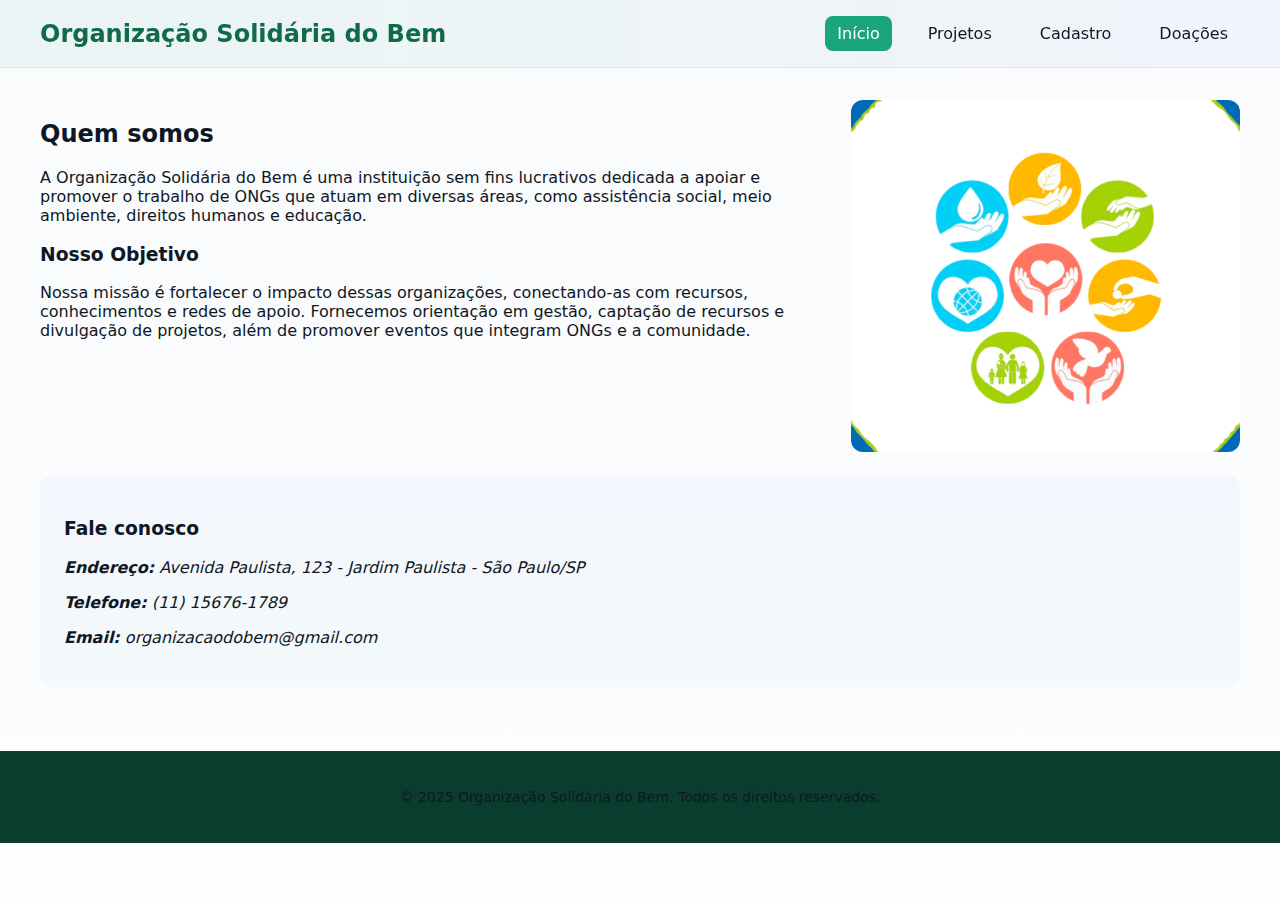
<file: html/index.html>
<!DOCTYPE html>
<html lang="pt-BR">
  <head>
    <meta charset="UTF-8" />
    <meta name="viewport" content="width=device-width, initial-scale=1.0" />
    <title>Organização Solidária do Bem</title>
    <link rel="stylesheet" href="../css/style.css" />
  </head>
  <body>
    <header class="header">
      <div class="container">
        <h1 class="logo">Organização Solidária do Bem</h1>
        <button class="menu-toggle" aria-label="Abrir menu">&#9776;</button>
        <nav class="nav">
          <ul class="nav-list">
            <li><a href="index.html" class="active">Início</a></li>
            <li class="has-submenu">
              <a href="projetos.html">Projetos</a>
              <ul class="submenu">
                <li><a href="ongs.html">Cadastro de Projetos</a></li>
                <li><a href="eventos.html">Eventos</a></li>
              </ul>
            </li>
            <li><a href="cadastro.html">Cadastro</a></li>
            <li><a href="doacao.html">Doações</a></li>
          </ul>
        </nav>
      </div>
    </header>

    <main class="main container">
      <section class="about">
        <div>
          <h2>Quem somos</h2>
          <p>
            A Organização Solidária do Bem é uma instituição sem fins lucrativos dedicada a apoiar e promover o trabalho de ONGs que atuam em diversas áreas, como assistência social, meio ambiente, direitos humanos e educação.
          </p>
          <article>
            <h3>Nosso Objetivo</h3>
            <p>
              Nossa missão é fortalecer o impacto dessas organizações, conectando-as com recursos, conhecimentos e redes de apoio. Fornecemos orientação em gestão, captação de recursos e divulgação de projetos, além de promover eventos que integram ONGs e a comunidade.
            </p>
          </article>
        </div>
        <img src="../img/thumb-12-570x515.png" alt="Voluntários ajudando o próximo" />
      </section>

      <section class="contact mt-3">
        <h3>Fale conosco</h3>
        <address>
          <p><strong>Endereço:</strong> Avenida Paulista, 123 - Jardim Paulista - São Paulo/SP</p>
          <p><strong>Telefone:</strong> (11) 15676-1789</p>
          <p><strong>Email:</strong> organizacaodobem@gmail.com</p>
        </address>
      </section>
    </main>

    <footer class="footer text-center">
      <p>&copy; 2025 Organização Solidária do Bem. Todos os direitos reservados.</p>
    </footer>

    <script src="../js/app.js"></script>
  </body>
</html>
</file>
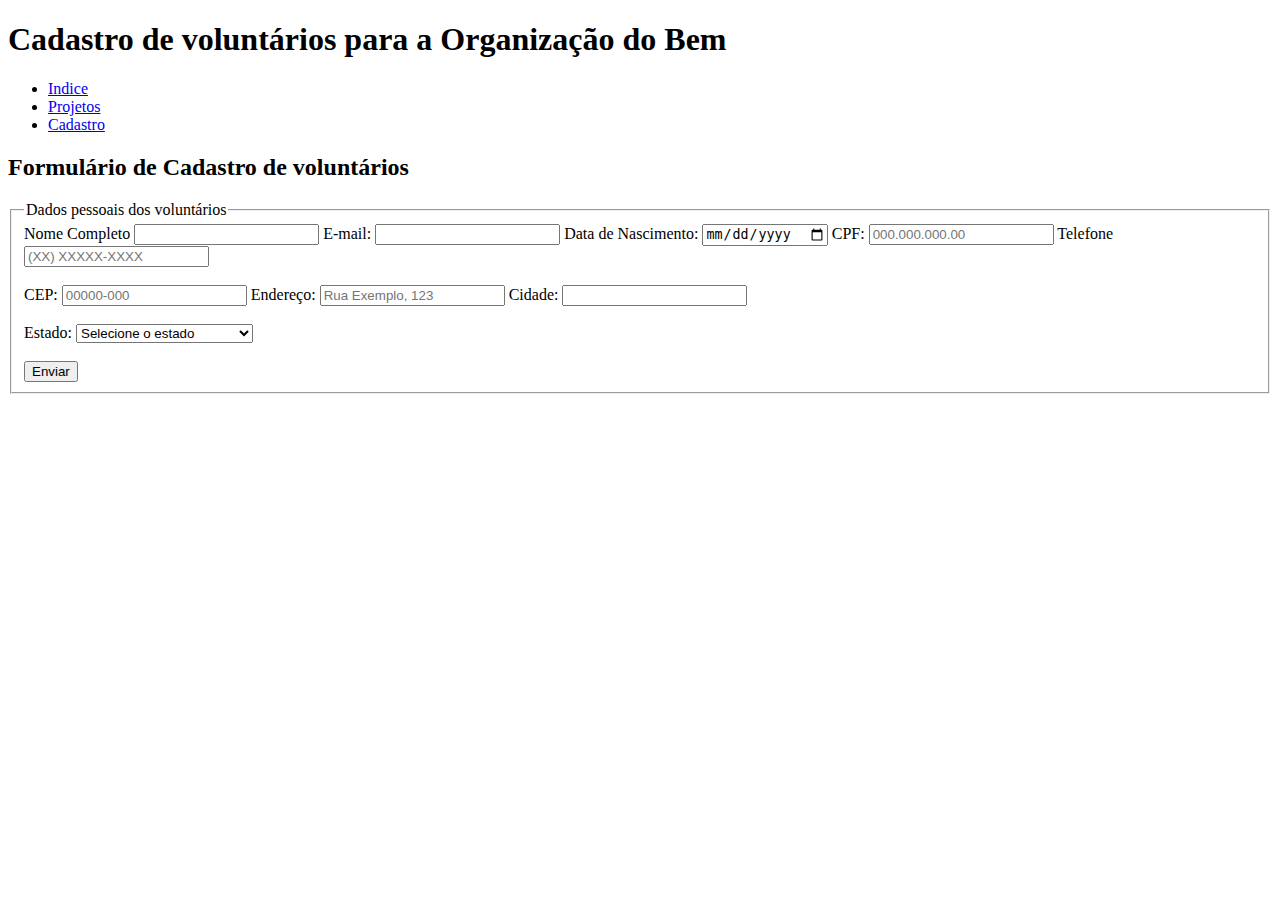
<file: cadastro.html>
<!DOCTYPE html>
<html lang="pt-BR">
  <head>
    <meta charset="UTF-8" />
    <meta name="viewport" content="width=device-width, initial-scale=1.0" />
    <title>Cadastro de voluntários</title>
  </head>
  <body>
    <header>
      <h1>Cadastro de voluntários para a Organização do Bem</h1>
      <nav>
        <ul>
          <li><a href="index.html">Indice</a></li>
          <li><a href="projetos.html">Projetos</a></li>
          <li><a href="cadastro.html">Cadastro</a></li>
        </ul>
      </nav>
    </header>

    <main>
      <section>
        <h2>Formulário de Cadastro de voluntários</h2>
        <form action="#" method="post"></form>
          <fieldset>
            <legend>Dados pessoais dos voluntários</legend>
            <label for="nome">Nome Completo</label>
            <input
              type="text"
              id="Nome Completo"
              name="Nome completo"
              required
            />
            <label for="email">E-mail:</label>
            <input type="email" id="email" name="email" required />
            <label for="nascimento">Data de Nascimento:</label>
            <input type="date" id="nascimento" name="nascimento" required />
            <!--CPF-->
            <label for="CPF">CPF:</label>
            <input
              type="text"
              pattern="[0-9]{3}\.[0-9]{3}\.[0-9]{3}-[0-9]{2}"
              placeholder="000.000.000.00"
              title="Formato: 000.000.000.00"
              required
            />
            <label for="Telefone">Telefone</label>
            <input
              type="tel"
              id="telefone"
              name="telefone"
              placeholder="(XX) XXXXX-XXXX"
              pattern="[0-9]{2}-[0-9]{5}-[0-9]{4}"
              required
            />
          <br>
          <br>
          <label for="CEP">CEP:</label>
          <input type="text" pattern="[0-9]{5}-[0-9]{3}" 
       placeholder="00000-000" title="Formato: 00000-000" required>
       <label for="Endereço">Endereço:</label>
        <input type="text" id="Endereço" name="Endereço" placeholder="Rua Exemplo, 123" required>
          <label for="cidade">Cidade:</label>
    <input type="text" id="cidade" name="cidade" required>
     <br><br>
    <label for="estado">Estado:</label>
    <select id="estado" name="estado" required>
      <option value="">Selecione o estado</option>
      <option value="AC">Acre (AC)</option>
      <option value="AL">Alagoas (AL)</option>
      <option value="AP">Amapá (AP)</option>
      <option value="AM">Amazonas (AM)</option>
      <option value="BA">Bahia (BA)</option>
      <option value="CE">Ceará (CE)</option>
      <option value="DF">Distrito Federal (DF)</option>
      <option value="ES">Espírito Santo (ES)</option>
      <option value="GO">Goiás (GO)</option>
      <option value="MA">Maranhão (MA)</option>
      <option value="MT">Mato Grosso (MT)</option>
      <option value="MS">Mato Grosso do Sul (MS)</option>
      <option value="MG">Minas Gerais (MG)</option>
      <option value="PA">Pará (PA)</option>
      <option value="PB">Paraíba (PB)</option>
      <option value="PR">Paraná (PR)</option>
      <option value="PE">Pernambuco (PE)</option>
      <option value="PI">Piauí (PI)</option>
      <option value="RJ">Rio de Janeiro (RJ)</option>
      <option value="RN">Rio Grande do Norte (RN)</option>
      <option value="RS">Rio Grande do Sul (RS)</option>
      <option value="RO">Rondônia (RO)</option>
      <option value="RR">Roraima (RR)</option>
      <option value="SC">Santa Catarina (SC)</option>
      <option value="SP">São Paulo (SP)</option>
      <option value="SE">Sergipe (SE)</option>
      <option value="TO">Tocantins (TO)</option>
    </select>
            <br><br>
            <input type="submit" value="Enviar" />
          </fieldset>
        </form>
      </section>
    </main>
  </body>
</html>
</file>
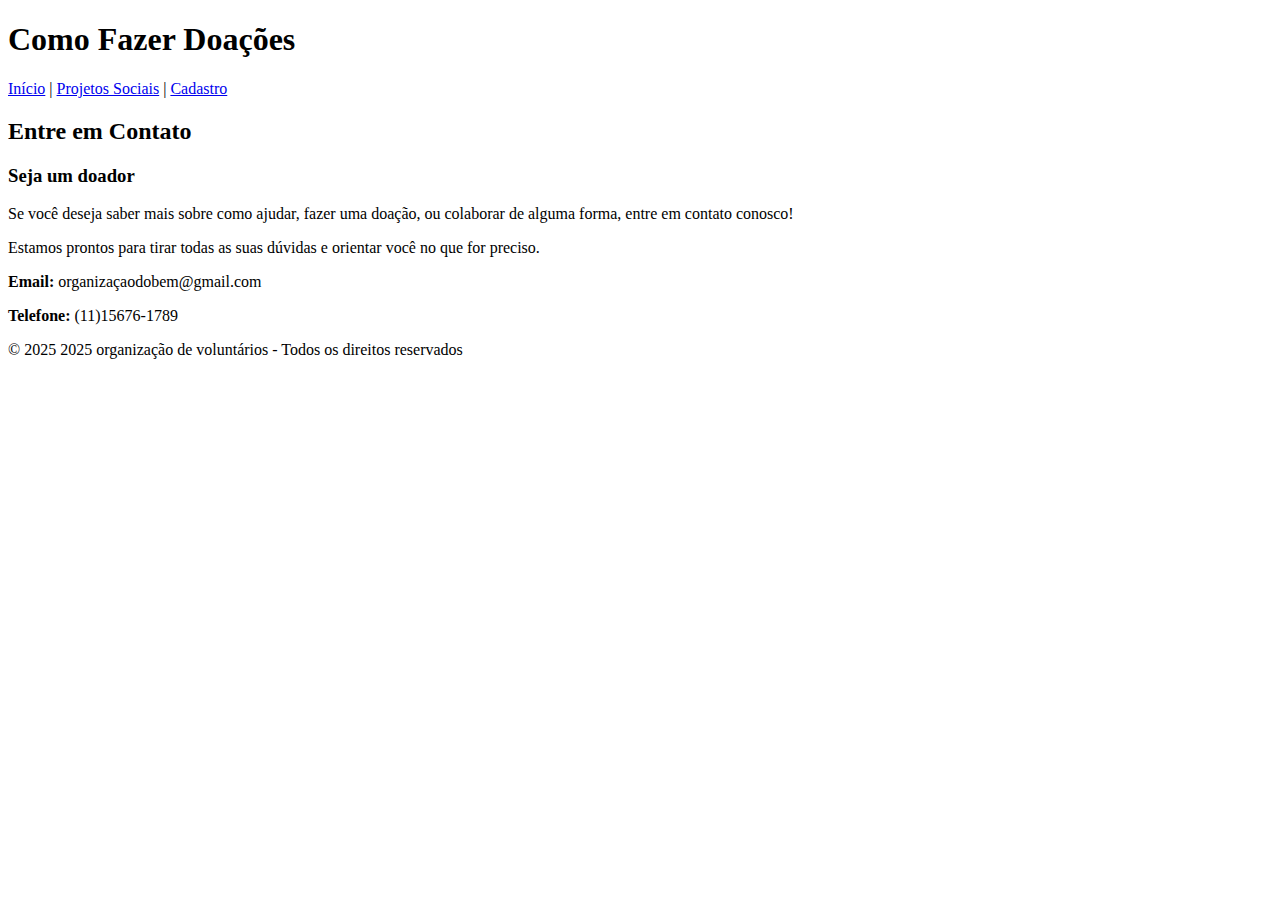
<file: doacao.html>
<!DOCTYPE html>
<html lang="pt-Br">
  <head>
    <meta charset="UTF-8" />
    <meta name="viewport" content="width=device-width, initial-scale=1.0" />
    <title>Como Doar</title>
  </head>
  <body>
    <header>
      <h1>Como Fazer Doações</h1>
      <nav>
        <a href="index.html">Início</a> |
        <a href="projetos.html">Projetos Sociais</a> |
        <a href="cadastro.html">Cadastro</a>
      </nav>
    </header>
    <main>
      <section>
        <h2>Entre em Contato</h2>
        <article>
            <h3>Seja um doador</h3>
          <p>
            Se você deseja saber mais sobre como ajudar, fazer uma doação, ou
            colaborar de alguma forma, entre em contato conosco!
          </p>
          <p>
            Estamos prontos para tirar todas as suas dúvidas e orientar você no
            que for preciso.
          </p>
        </article>
          <p><strong>Email:</strong> organizaçaodobem@gmail.com</p>
          <p><strong>Telefone:</strong> (11)15676-1789</p>
      </section>
    </main>
    <footer>
      <p>
        &copy; 2025 2025 organização de voluntários - Todos os direitos
        reservados
      </p>
    </footer>
  </body>
</html>
</file>
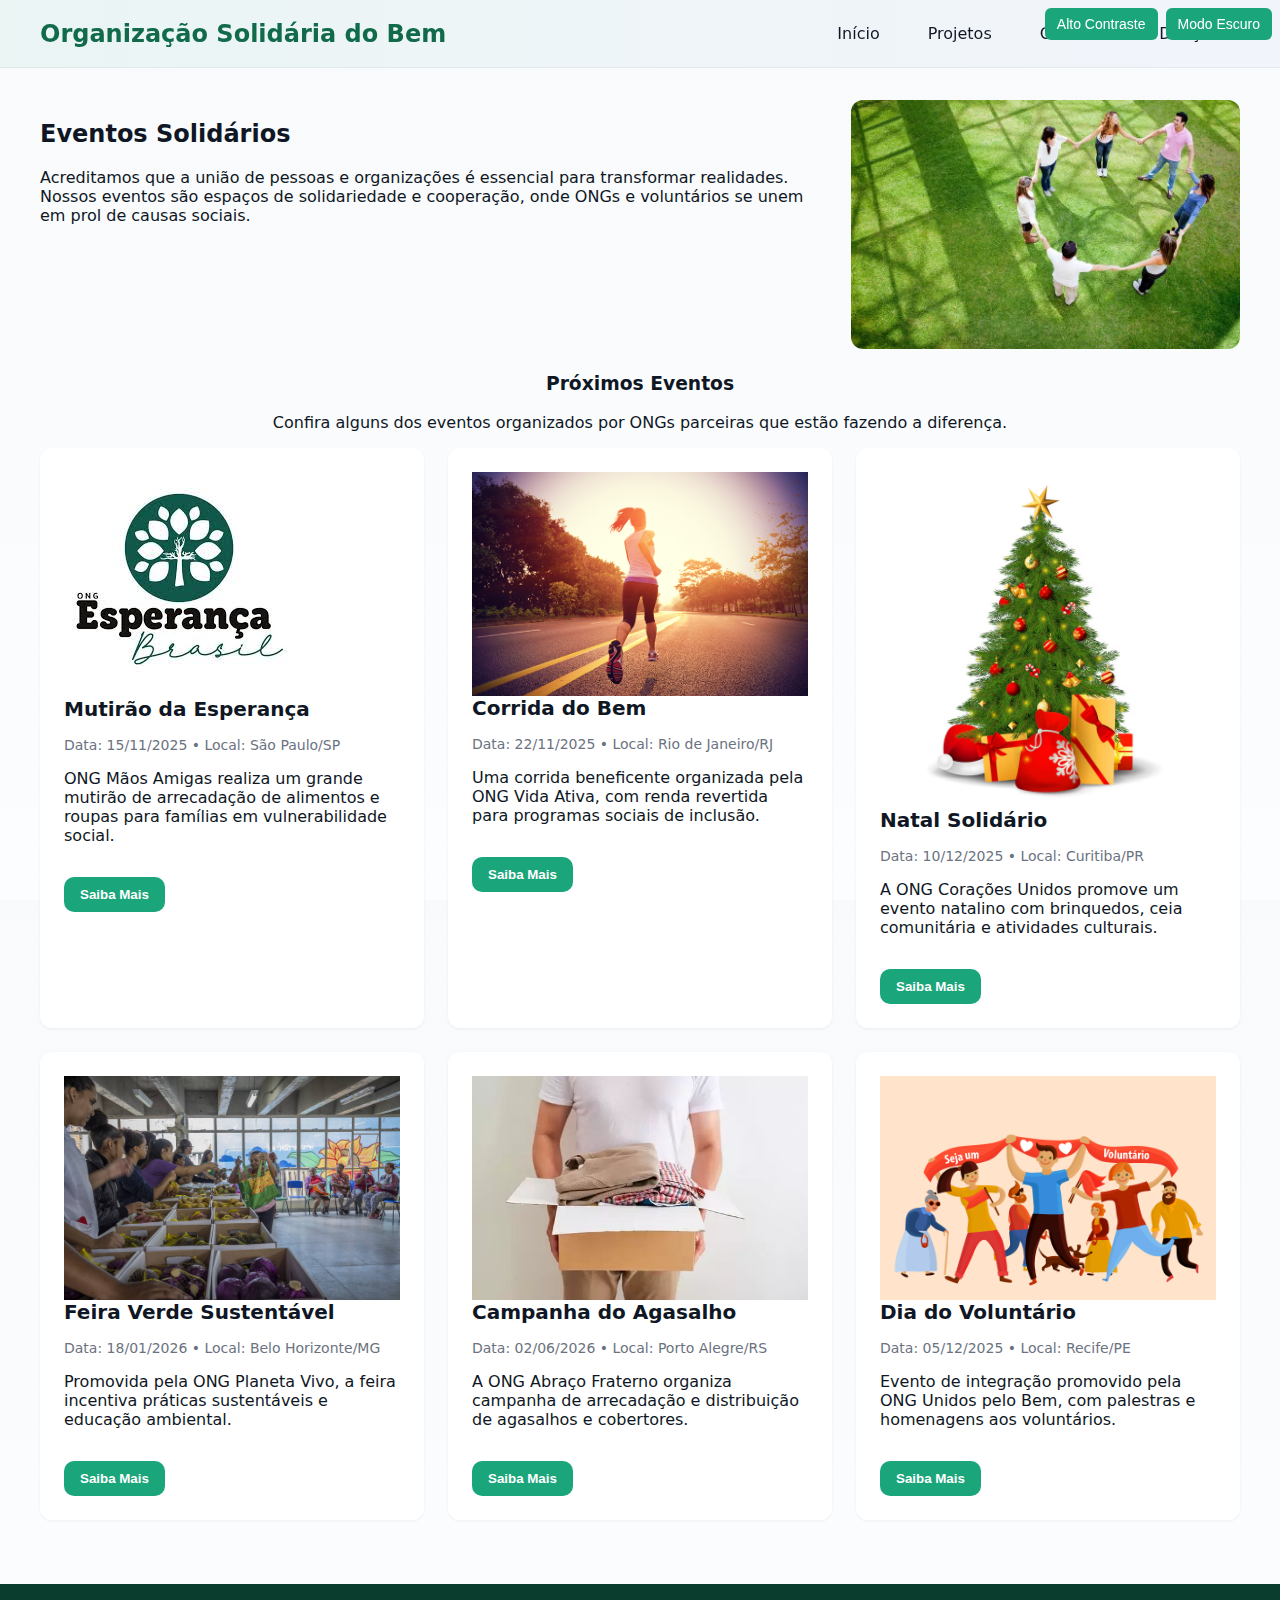
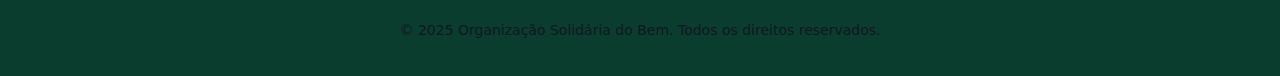
<file: eventos.html>
<!DOCTYPE html>
<html lang="pt-BR">
  <head>
    <meta charset="UTF-8" />
    <meta name="viewport" content="width=device-width, initial-scale=1.0" />
    <title>Eventos - Organização Solidária do Bem</title>
    <link rel="stylesheet" href="../css/style.css" />
  </head>
  <body>
    <!-- Botões de acessibilidade -->
<div class="accessibility-tools" role="region" aria-label="Ferramentas de acessibilidade">
  <button id="toggle-contrast" class="access-btn" aria-pressed="false">Alto Contraste</button>
  <button id="toggle-darkmode" class="access-btn" aria-pressed="false">Modo Escuro</button>
</div>
    <header class="header">
      <div class="container">
        <h1 class="logo">Organização Solidária do Bem</h1>
        <button class="menu-toggle" aria-label="Abrir menu">&#9776;</button>
        <nav class="nav">
          <ul class="nav-list">
            <li><a href="index.html">Início</a></li>
            <li class="has-submenu">
              <a href="projetos.html">Projetos</a>
              <ul class="submenu">
                <li><a href="ongs.html">Cadastro de Projetos</a></li>
                <li><a href="eventos.html" class="active">Eventos</a></li>
              </ul>
            </li>
            <li><a href="cadastro.html">Cadastro</a></li>
            <li><a href="doacao.html">Doações</a></li>
          </ul>
        </nav>
      </div>
    </header>

    <main class="main container fade-in">
      <section class="about mb-1">
        <div>
          <h2>Eventos Solidários</h2>
          <p>
            Acreditamos que a união de pessoas e organizações é essencial para transformar realidades. 
            Nossos eventos são espaços de solidariedade e cooperação, onde ONGs e voluntários se unem em prol de causas sociais.
          </p>
        </div>
        <img src="../img/eventos.png" alt="Eventos solidários" />
      </section>

      <section class="mt-3">
        <h3 class="text-center">Próximos Eventos</h3>
        <p class="text-center mb-1">
          Confira alguns dos eventos organizados por ONGs parceiras que estão fazendo a diferença.
        </p>

        <div class="cards-grid mt-2">
          <!-- Evento 1 -->
          <article class="card">
            <img src="../img/esperança.png" alt="Mutirão da Esperança" class="card-img" />
            <h4 class="card-title">Mutirão da Esperança</h4>
            <p class="card-meta">Data: 15/11/2025 • Local: São Paulo/SP</p>
            <p>
              ONG Mãos Amigas realiza um grande mutirão de arrecadação de alimentos e roupas para famílias em vulnerabilidade social.
            </p>
            <button class="btn btn-primary mt-2" data-modal="modal1">Saiba Mais</button>
          </article>

          <!-- Evento 2 -->
          <article class="card">
            <img src="../img/corrida.png" alt="Corrida do Bem" class="card-img" />
            <h4 class="card-title">Corrida do Bem</h4>
            <p class="card-meta">Data: 22/11/2025 • Local: Rio de Janeiro/RJ</p>
            <p>
              Uma corrida beneficente organizada pela ONG Vida Ativa, com renda revertida para programas sociais de inclusão.
            </p>
            <button class="btn btn-primary mt-2" data-modal="modal2">Saiba Mais</button>
          </article>

          <!-- Evento 3 -->
          <article class="card">
            <img src="../img/natal.png" alt="Natal Solidário" class="card-img" />
            <h4 class="card-title">Natal Solidário</h4>
            <p class="card-meta">Data: 10/12/2025 • Local: Curitiba/PR</p>
            <p>
              A ONG Corações Unidos promove um evento natalino com brinquedos, ceia comunitária e atividades culturais.
            </p>
            <button class="btn btn-primary mt-2" data-modal="modal3">Saiba Mais</button>
          </article>

          <!-- Evento 4 -->
          <article class="card">
            <img src="../img/feira.png" alt="Feira Verde Sustentável" class="card-img" />
            <h4 class="card-title">Feira Verde Sustentável</h4>
            <p class="card-meta">Data: 18/01/2026 • Local: Belo Horizonte/MG</p>
            <p>
              Promovida pela ONG Planeta Vivo, a feira incentiva práticas sustentáveis e educação ambiental.
            </p>
            <button class="btn btn-primary mt-2" data-modal="modal4">Saiba Mais</button>
          </article>

          <!-- Evento 5 -->
          <article class="card">
            <img src="../img/agasalho.png" alt="Campanha do Agasalho" class="card-img" />
            <h4 class="card-title">Campanha do Agasalho</h4>
            <p class="card-meta">Data: 02/06/2026 • Local: Porto Alegre/RS</p>
            <p>
              A ONG Abraço Fraterno organiza campanha de arrecadação e distribuição de agasalhos e cobertores.
            </p>
            <button class="btn btn-primary mt-2" data-modal="modal5">Saiba Mais</button>
          </article>

          <!-- Evento 6 -->
          <article class="card">
            <img src="../img/seja.png" alt="Dia do Voluntário" class="card-img" />
            <h4 class="card-title">Dia do Voluntário</h4>
            <p class="card-meta">Data: 05/12/2025 • Local: Recife/PE</p>
            <p>
              Evento de integração promovido pela ONG Unidos pelo Bem, com palestras e homenagens aos voluntários.
            </p>
            <button class="btn btn-primary mt-2" data-modal="modal6">Saiba Mais</button>
          </article>
        </div>
      </section>
    </main>

    <footer class="footer text-center">
      <p>&copy; 2025 Organização Solidária do Bem. Todos os direitos reservados.</p>
    </footer>

    <!-- Modais de eventos -->
    <div id="modal1" class="modal-backdrop hidden">
      <div class="modal fade-in">
        <div class="modal-header">
          <h3>Mutirão da Esperança</h3>
          <button class="btn btn-ghost" data-close>&times;</button>
        </div>
        <p>
          O “Mutirão da Esperança” reúne voluntários em uma grande ação solidária de arrecadação de alimentos, roupas e produtos de higiene. 
          As doações serão destinadas a famílias em comunidades carentes de São Paulo.
        </p>
        <p><strong>Data:</strong> 15/11/2025<br><strong>Local:</strong> Centro Comunitário - São Paulo/SP</p>
        <div class="form-actions">
          <button class="btn btn-secondary" data-close>Fechar</button>
        </div>
      </div>
    </div>

    <div id="modal2" class="modal-backdrop hidden">
      <div class="modal fade-in">
        <div class="modal-header">
          <h3>Corrida do Bem</h3>
          <button class="btn btn-ghost" data-close>&times;</button>
        </div>
        <p>
          A “Corrida do Bem” é um evento esportivo e beneficente. A arrecadação será revertida para programas de inclusão social da ONG Vida Ativa.
        </p>
        <p><strong>Data:</strong> 22/11/2025<br><strong>Local:</strong> Aterro do Flamengo - Rio de Janeiro/RJ</p>
        <div class="form-actions">
          <button class="btn btn-secondary" data-close>Fechar</button>
        </div>
      </div>
    </div>

    <div id="modal3" class="modal-backdrop hidden">
      <div class="modal fade-in">
        <div class="modal-header">
          <h3>Natal Solidário</h3>
          <button class="btn btn-ghost" data-close>&times;</button>
        </div>
        <p>
          O “Natal Solidário” tem como objetivo proporcionar um fim de ano mais feliz a famílias em situação de vulnerabilidade, 
          com distribuição de brinquedos e uma ceia comunitária.
        </p>
        <p><strong>Data:</strong> 10/12/2025<br><strong>Local:</strong> Praça Central - Curitiba/PR</p>
        <div class="form-actions">
          <button class="btn btn-secondary" data-close>Fechar</button>
        </div>
      </div>
    </div>

    <div id="modal4" class="modal-backdrop hidden">
      <div class="modal fade-in">
        <div class="modal-header">
          <h3>Feira Verde Sustentável</h3>
          <button class="btn btn-ghost" data-close>&times;</button>
        </div>
        <p>
          Evento dedicado à sustentabilidade, com oficinas, palestras e feira de produtos ecológicos. 
          Ideal para quem busca aprender e contribuir com o meio ambiente.
        </p>
        <p><strong>Data:</strong> 18/01/2026<br><strong>Local:</strong> Parque Municipal - Belo Horizonte/MG</p>
        <div class="form-actions">
          <button class="btn btn-secondary" data-close>Fechar</button>
        </div>
      </div>
    </div>

    <div id="modal5" class="modal-backdrop hidden">
      <div class="modal fade-in">
        <div class="modal-header">
          <h3>Campanha do Agasalho</h3>
          <button class="btn btn-ghost" data-close>&times;</button>
        </div>
        <p>
          Durante os meses de inverno, a ONG Abraço Fraterno arrecada agasalhos e cobertores para distribuir às pessoas em situação de rua e famílias carentes.
        </p>
        <p><strong>Data:</strong> 02/06/2026<br><strong>Local:</strong> Ginásio Municipal - Porto Alegre/RS</p>
        <div class="form-actions">
          <button class="btn btn-secondary" data-close>Fechar</button>
        </div>
      </div>
    </div>

    <div id="modal6" class="modal-backdrop hidden">
      <div class="modal fade-in">
        <div class="modal-header">
          <h3>Dia do Voluntário</h3>
          <button class="btn btn-ghost" data-close>&times;</button>
        </div>
        <p>
          Um dia especial para celebrar o trabalho voluntário, com workshops, histórias inspiradoras e homenagens a quem dedica tempo para ajudar o próximo.
        </p>
        <p><strong>Data:</strong> 05/12/2025<br><strong>Local:</strong> Centro de Convenções - Recife/PE</p>
        <div class="form-actions">
          <button class="btn btn-secondary" data-close>Fechar</button>
        </div>
      </div>
    </div>

    <script src="../js/app.js"></script>
  </body>
</html>
</file>
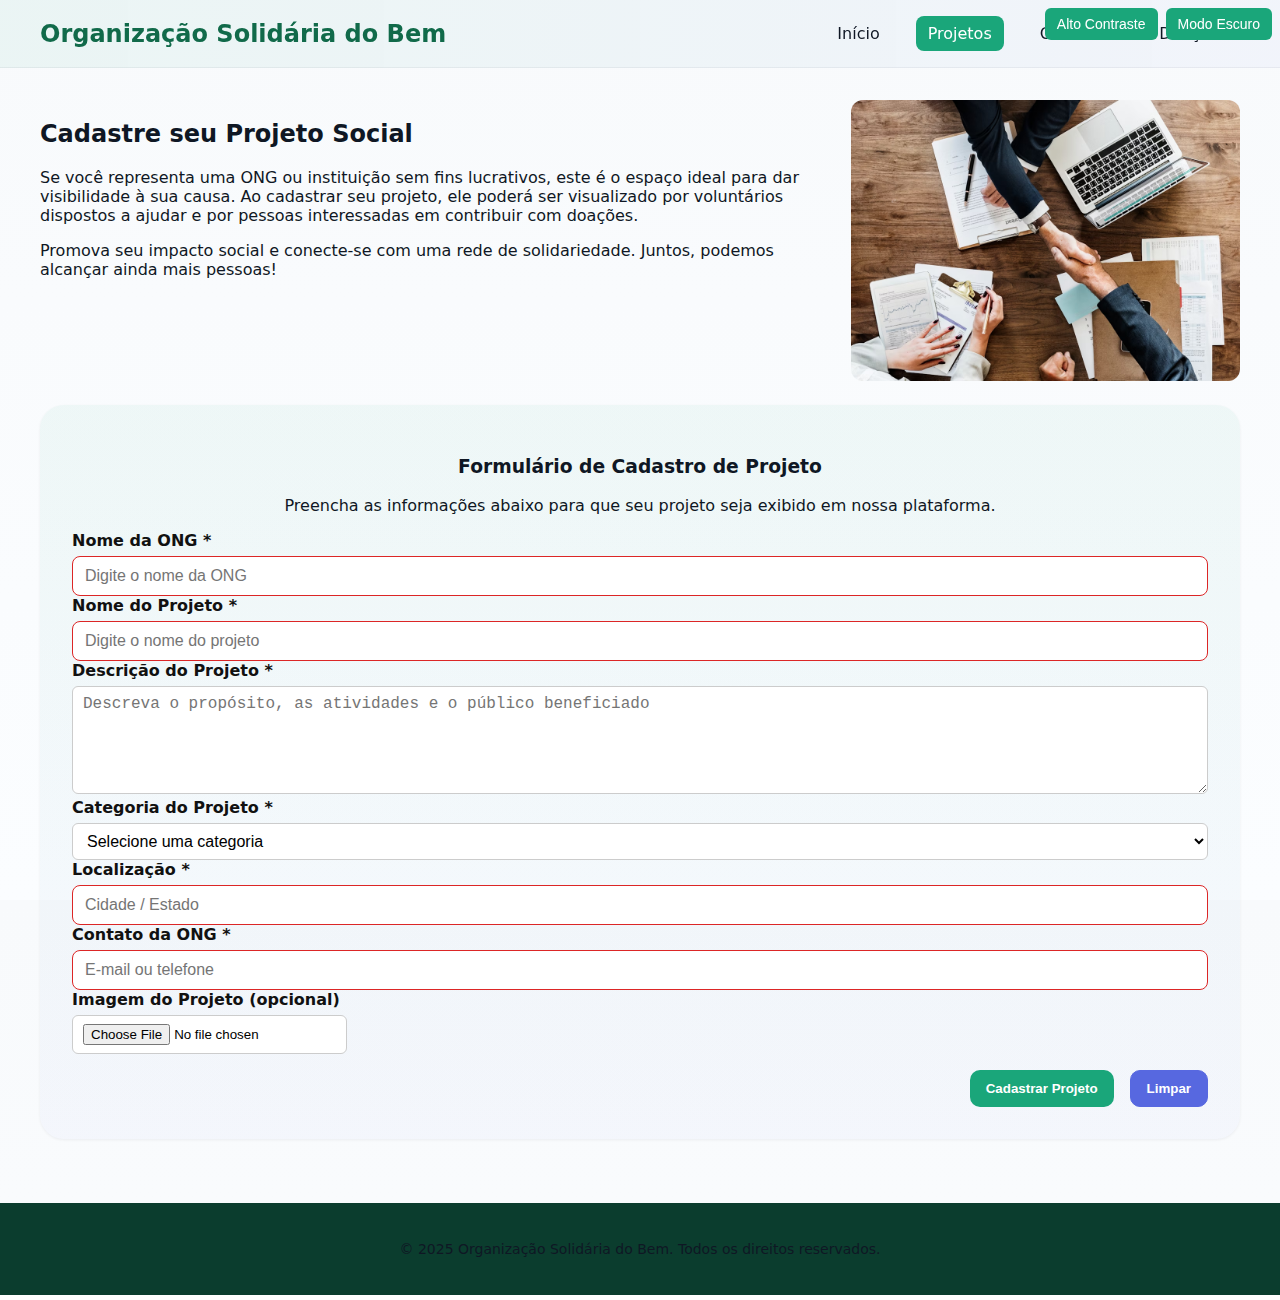
<file: ongs.html>
<!DOCTYPE html>
<html lang="pt-BR">
  <head>
    <meta charset="UTF-8" />
    <meta name="viewport" content="width=device-width, initial-scale=1.0" />
    <title>Cadastrar Projeto - Organização Solidária do Bem</title>
    <link rel="stylesheet" href="../css/style.css" />
  </head>
  <body>
    <!-- Botões de acessibilidade -->
<div class="accessibility-tools" role="region" aria-label="Ferramentas de acessibilidade">
  <button id="toggle-contrast" class="access-btn" aria-pressed="false">Alto Contraste</button>
  <button id="toggle-darkmode" class="access-btn" aria-pressed="false">Modo Escuro</button>
</div>
    <header class="header">
      <div class="container">
        <h1 class="logo">Organização Solidária do Bem</h1>
        <button class="menu-toggle" aria-label="Abrir menu">&#9776;</button>
        <nav class="nav">
          <ul class="nav-list">
            <li><a href="index.html">Início</a></li>
            <li class="has-submenu">
              <a href="projetos.html" class="active">Projetos</a>
              <ul class="submenu">
                <li><a href="eventos.html">Eventos</a></li>
                <li><a href="ongs.html">Cadastro de Projetos</a></li>
              </ul>
            </li>
            <li><a href="cadastro.html">Cadastro</a></li>
            <li><a href="doacao.html">Doações</a></li>
          </ul>
        </nav>
      </div>
    </header>

    <main class="main container fade-in">
      <section class="about mb-1">
        <div>
          <h2>Cadastre seu Projeto Social</h2>
          <p>
            Se você representa uma ONG ou instituição sem fins lucrativos, este é o espaço ideal para dar visibilidade à sua causa. 
            Ao cadastrar seu projeto, ele poderá ser visualizado por voluntários dispostos a ajudar e por pessoas interessadas em contribuir com doações.
          </p>
          <p>
            Promova seu impacto social e conecte-se com uma rede de solidariedade. Juntos, podemos alcançar ainda mais pessoas!
          </p>
        </div>
        <img src="../img/ongs.png" alt="Cadastrar projeto solidário" />
      </section>

      <section class="form-section mt-3">
        <h3 class="text-center">Formulário de Cadastro de Projeto</h3>
        <p class="text-center mb-2">
          Preencha as informações abaixo para que seu projeto seja exibido em nossa plataforma.
        </p>

        <form class="form" action="#" method="post">
          <div class="form-group">
            <label for="nome-ong">Nome da ONG *</label>
            <input
              type="text"
              id="nome-ong"
              name="nome-ong"
              placeholder="Digite o nome da ONG"
              required
            />
          </div>

          <div class="form-group">
            <label for="nome-projeto">Nome do Projeto *</label>
            <input
              type="text"
              id="nome-projeto"
              name="nome-projeto"
              placeholder="Digite o nome do projeto"
              required
            />
          </div>

          <div class="form-group">
            <label for="descricao">Descrição do Projeto *</label>
            <textarea
              id="descricao"
              name="descricao"
              rows="5"
              placeholder="Descreva o propósito, as atividades e o público beneficiado"
              required
            ></textarea>
          </div>

          <div class="form-group">
            <label for="categoria">Categoria do Projeto *</label>
            <select id="categoria" name="categoria" required>
              <option value="">Selecione uma categoria</option>
              <option value="educacao">Educação</option>
              <option value="saude">Saúde</option>
              <option value="meio-ambiente">Meio Ambiente</option>
              <option value="assistencia-social">Assistência Social</option>
              <option value="animais">Proteção Animal</option>
              <option value="outros">Outros</option>
            </select>
          </div>

          <div class="form-group">
            <label for="localizacao">Localização *</label>
            <input
              type="text"
              id="localizacao"
              name="localizacao"
              placeholder="Cidade / Estado"
              required
            />
          </div>

          <div class="form-group">
            <label for="contato">Contato da ONG *</label>
            <input
              type="email"
              id="contato"
              name="contato"
              placeholder="E-mail ou telefone"
              required
            />
          </div>

          <div class="form-group">
            <label for="imagem">Imagem do Projeto (opcional)</label>
            <input type="file" id="imagem" name="imagem" accept="image/*" />
          </div>

          <div class="form-actions text-center mt-2">
            <button type="submit" class="btn btn-primary">Cadastrar Projeto</button>
            <button type="reset" class="btn btn-secondary">Limpar</button>
          </div>
        </form>
      </section>
    </main>

    <footer class="footer text-center">
      <p>&copy; 2025 Organização Solidária do Bem. Todos os direitos reservados.</p>
    </footer>

    <script src="../js/app.js"></script>
  </body>
</html>              
</file>
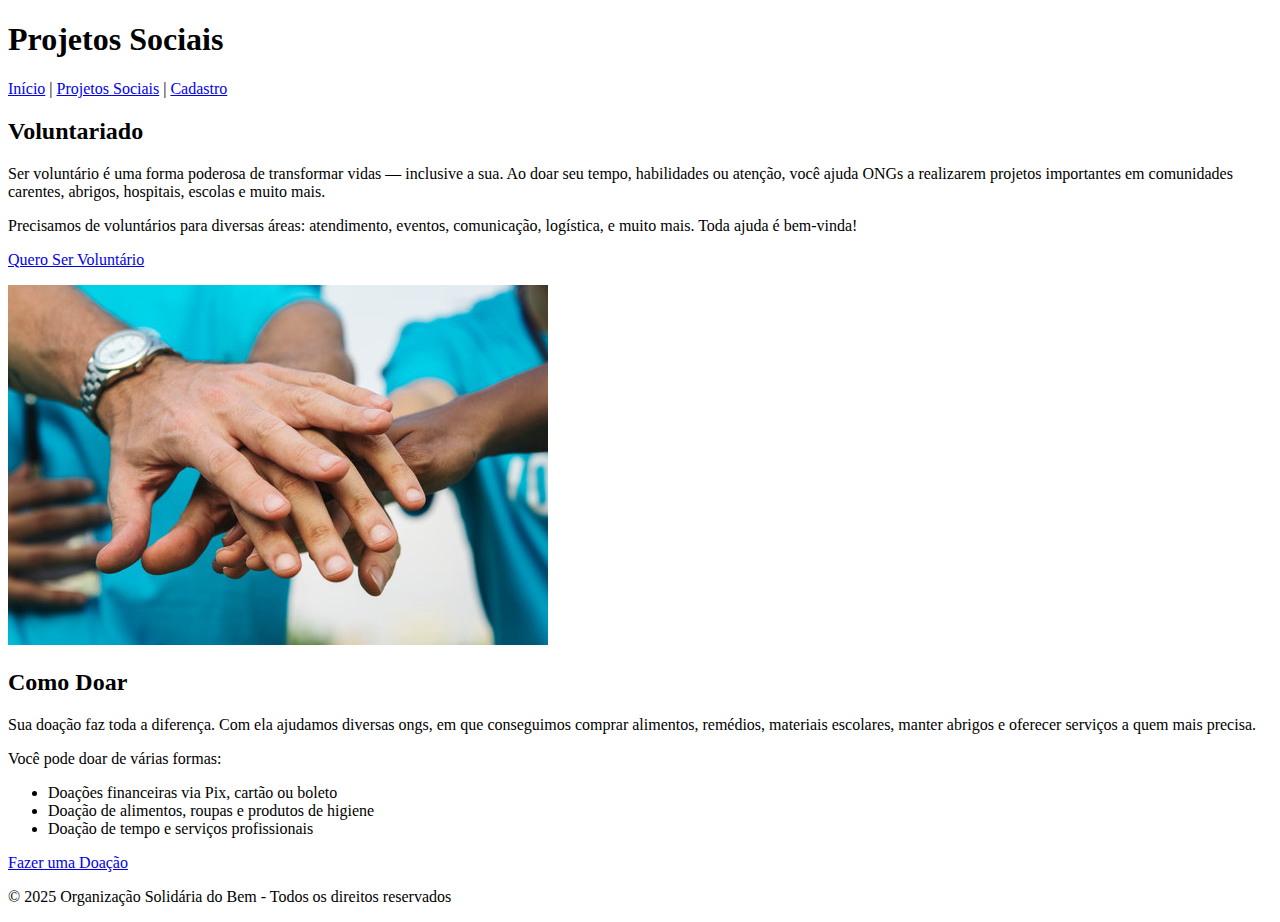
<file: projetos.html>
<!DOCTYPE html>
<html lang="pt-BR">
  <head>
    <meta charset="UTF-8" />
    <meta name="viewport" content="width=device-width, initial-scale=1.0" />
    <title>Projetos Sociais</title>
  </head>
  <body>
    <header>
      <h1>Projetos Sociais</h1>
      <nav>
        <a href="index.html">Início</a> |
        <a href="projetos.html">Projetos Sociais</a> |
        <a href="cadastro.html">Cadastro</a>
      </nav>
    </header>

    <main>
      <section>
        <h2>Voluntariado</h2>
        <p>
          Ser voluntário é uma forma poderosa de transformar vidas — inclusive a
          sua. Ao doar seu tempo, habilidades ou atenção, você ajuda ONGs a
          realizarem projetos importantes em comunidades carentes, abrigos,
          hospitais, escolas e muito mais.
        </p>
        <p>
          Precisamos de voluntários para diversas áreas: atendimento, eventos,
          comunicação, logística, e muito mais. Toda ajuda é bem-vinda!
        </p>
        <p>
          <a href="cadastro.html">Quero Ser Voluntário</a>
        </p>
      </section>
      <img src="img/ong.png" alt="mãos de pessoas que participam de ongs" />
      <section>
        <h2>Como Doar</h2>
        <p>
          Sua doação faz toda a diferença. Com ela ajudamos diversas ongs, em
          que conseguimos comprar alimentos, remédios, materiais escolares,
          manter abrigos e oferecer serviços a quem mais precisa.
        </p>
        <p>Você pode doar de várias formas:</p>
        <ul>
          <li>Doações financeiras via Pix, cartão ou boleto</li>
          <li>Doação de alimentos, roupas e produtos de higiene</li>
          <li>Doação de tempo e serviços profissionais</li>
        </ul>
        <p>
          <a href="doacao.html">Fazer uma Doação</a>
        </p>
      </section>
    </main>
    <footer>
      <p>
        &copy; 2025 Organização Solidária do Bem - Todos os direitos
        reservados
      </p>
    </footer>
  </body>
</html>
</file>
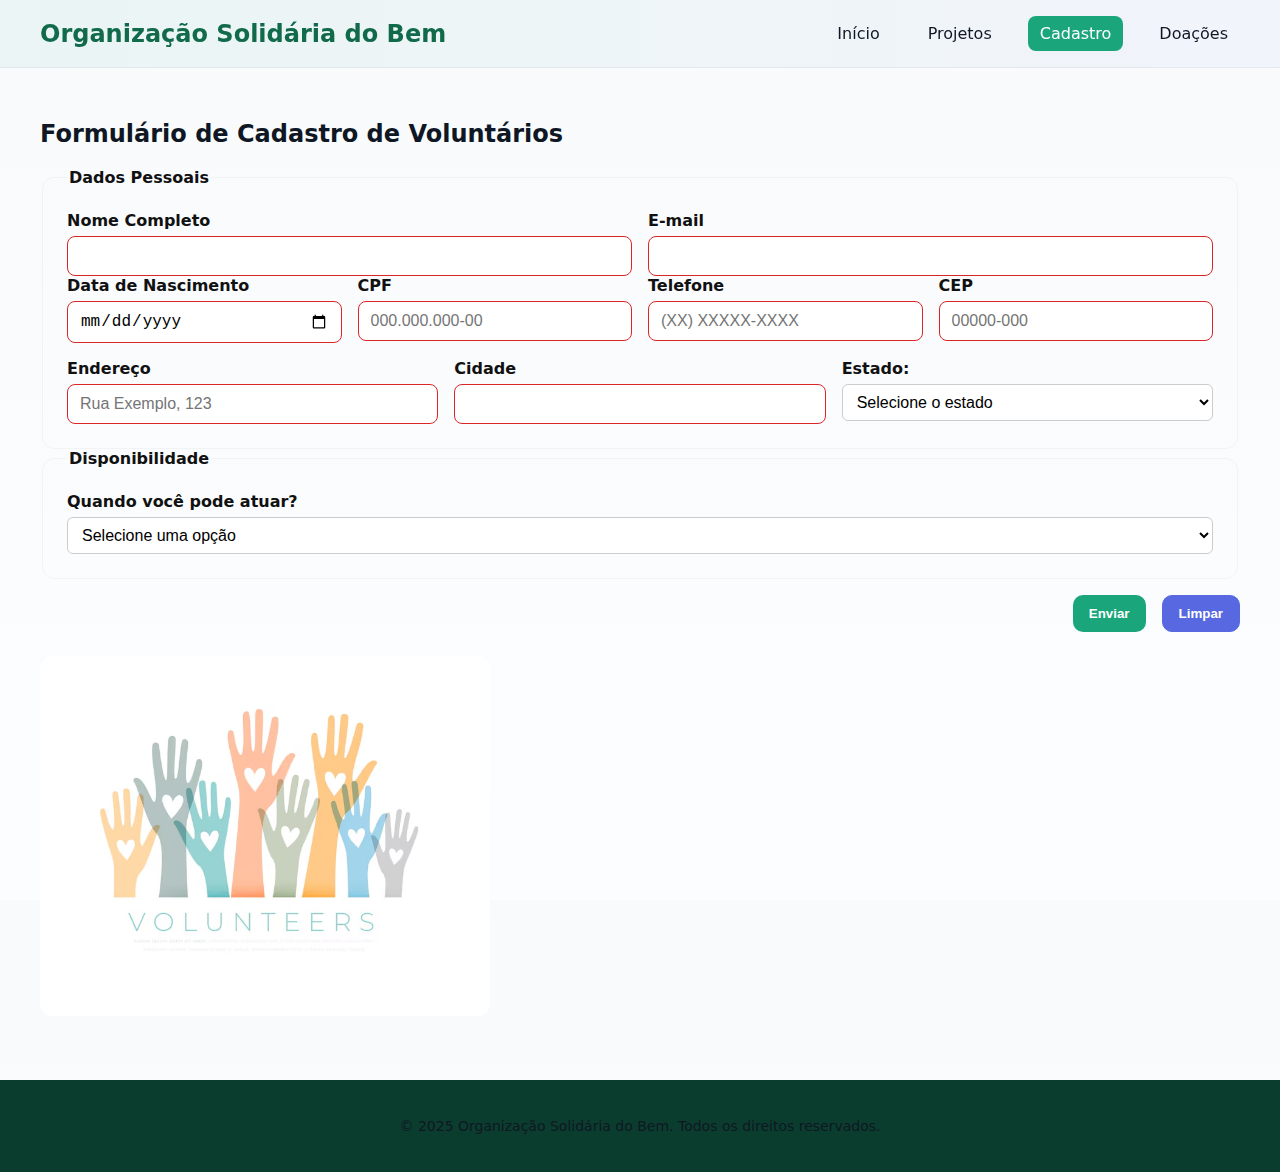
<file: html/cadastro.html>
<!DOCTYPE html>
<html lang="pt-BR">
  <head>
    <meta charset="UTF-8" />
    <meta name="viewport" content="width=device-width, initial-scale=1.0" />
    <title>Cadastro de Voluntários</title>
    <link rel="stylesheet" href="../css/style.css" />
  </head>
  <body>
    <header class="header">
      <div class="container">
        <h1 class="logo">Organização Solidária do Bem</h1>
        <button class="menu-toggle" aria-label="Abrir menu">&#9776;</button>
        <nav class="nav">
          <ul class="nav-list">
            <li><a href="index.html">Início</a></li>
            <li class="has-submenu">
              <a href="projetos.html">Projetos</a>
              <ul class="submenu">
                <li><a href="ongs.html">Cadastro de Projetos</a></li>
                <li><a href="eventos.html">Eventos</a></li>
              </ul>
            </li>
            <li><a href="cadastro.html" class="active">Cadastro</a></li>
            <li><a href="doacao.html">Doações</a></li>
          </ul>
        </nav>
      </div>
    </header>

    <main class="main container">
      <section>
        <h2>Formulário de Cadastro de Voluntários</h2>
        <form>
          <fieldset>
            <legend>Dados Pessoais</legend>

            <div class="form-row">
              <div>
                <label for="nome">Nome Completo</label>
                <input type="text" id="nome" name="nome" required />
              </div>
              <div>
                <label for="email">E-mail</label>
                <input type="email" id="email" name="email" required />
              </div>
            </div>

            <div class="form-row">
              <div>
                <label for="nascimento">Data de Nascimento</label>
                <input type="date" id="nascimento" name="nascimento" required />
              </div>
             <div>
  <label for="CPF">CPF</label>
  <input
    type="text"
    id="CPF"
    name="CPF"
    pattern="\d{3}\.?\d{3}\.?\d{3}-?\d{2}"
    placeholder="000.000.000-00"
    required
  />
</div>
<div class="form-row">
  <div>
    <label for="telefone">Telefone</label>
    <input
      type="tel"
      id="telefone"
      name="telefone"
      placeholder="(XX) XXXXX-XXXX"
      maxlength="15"
      required
    />
  </div>
</div>
              <div>
  <label for="CEP">CEP</label>
  <input
    type="text"
    id="CEP"
    name="CEP"
    pattern="[0-9]{5}\-[0-9]{3}"
    placeholder="00000-000"
    required
  />
</div>

            <div class="form-row">
              <div>
                <label for="Endereço">Endereço</label>
                <input type="text" id="Endereço" name="Endereço" placeholder="Rua Exemplo, 123" required />
              </div>
              <div>
                <label for="cidade">Cidade</label>
                <input type="text" id="cidade" name="cidade" required />
              </div>
              <div>
    <label for="estado">Estado:</label>
    <select id="estado" name="estado" required>
      <option value="">Selecione o estado</option>
      <option value="AC">Acre (AC)</option>
      <option value="AL">Alagoas (AL)</option>
      <option value="AP">Amapá (AP)</option>
      <option value="AM">Amazonas (AM)</option>
      <option value="BA">Bahia (BA)</option>
      <option value="CE">Ceará (CE)</option>
      <option value="DF">Distrito Federal (DF)</option>
      <option value="ES">Espírito Santo (ES)</option>
      <option value="GO">Goiás (GO)</option>
      <option value="MA">Maranhão (MA)</option>
      <option value="MT">Mato Grosso (MT)</option>
      <option value="MS">Mato Grosso do Sul (MS)</option>
      <option value="MG">Minas Gerais (MG)</option>
      <option value="PA">Pará (PA)</option>
      <option value="PB">Paraíba (PB)</option>
      <option value="PR">Paraná (PR)</option>
      <option value="PE">Pernambuco (PE)</option>
      <option value="PI">Piauí (PI)</option>
      <option value="RJ">Rio de Janeiro (RJ)</option>
      <option value="RN">Rio Grande do Norte (RN)</option>
      <option value="RS">Rio Grande do Sul (RS)</option>
      <option value="RO">Rondônia (RO)</option>
      <option value="RR">Roraima (RR)</option>
      <option value="SC">Santa Catarina (SC)</option>
      <option value="SP">São Paulo (SP)</option>
      <option value="SE">Sergipe (SE)</option>
      <option value="TO">Tocantins (TO)</option>
    </select>
              </div>
            </div>
          </fieldset>

          <fieldset>
            <legend>Disponibilidade</legend>
            <label for="Disponibilidade">Quando você pode atuar?</label>
            <select id="Disponibilidade" name="Disponibilidade" required>
              <option value="">Selecione uma opção</option>
              <option value="fimdesemana">Fins de Semana</option>
              <option value="diasuteis">Dias Úteis</option>
              <option value="noites">Noites</option>
              <option value="qualquerhora">Qualquer Hora</option>
            </select>
          </fieldset>

          <div class="form-actions">
            <button type="submit" class="btn btn-primary">Enviar</button>
            <button type="reset" class="btn btn-secondary">Limpar</button>
          </div>
        </form>
<section class="about">
        <img src="../img/voluntarios.png" alt="Voluntários ajudando" class="mt-3" />
        </section>
      </section>
    </main>

    <footer class="footer text-center">
      <p>&copy; 2025 Organização Solidária do Bem. Todos os direitos reservados.</p>
    </footer>

    <script src="../js/app.js"></script>
  </body>
</html>
</file>
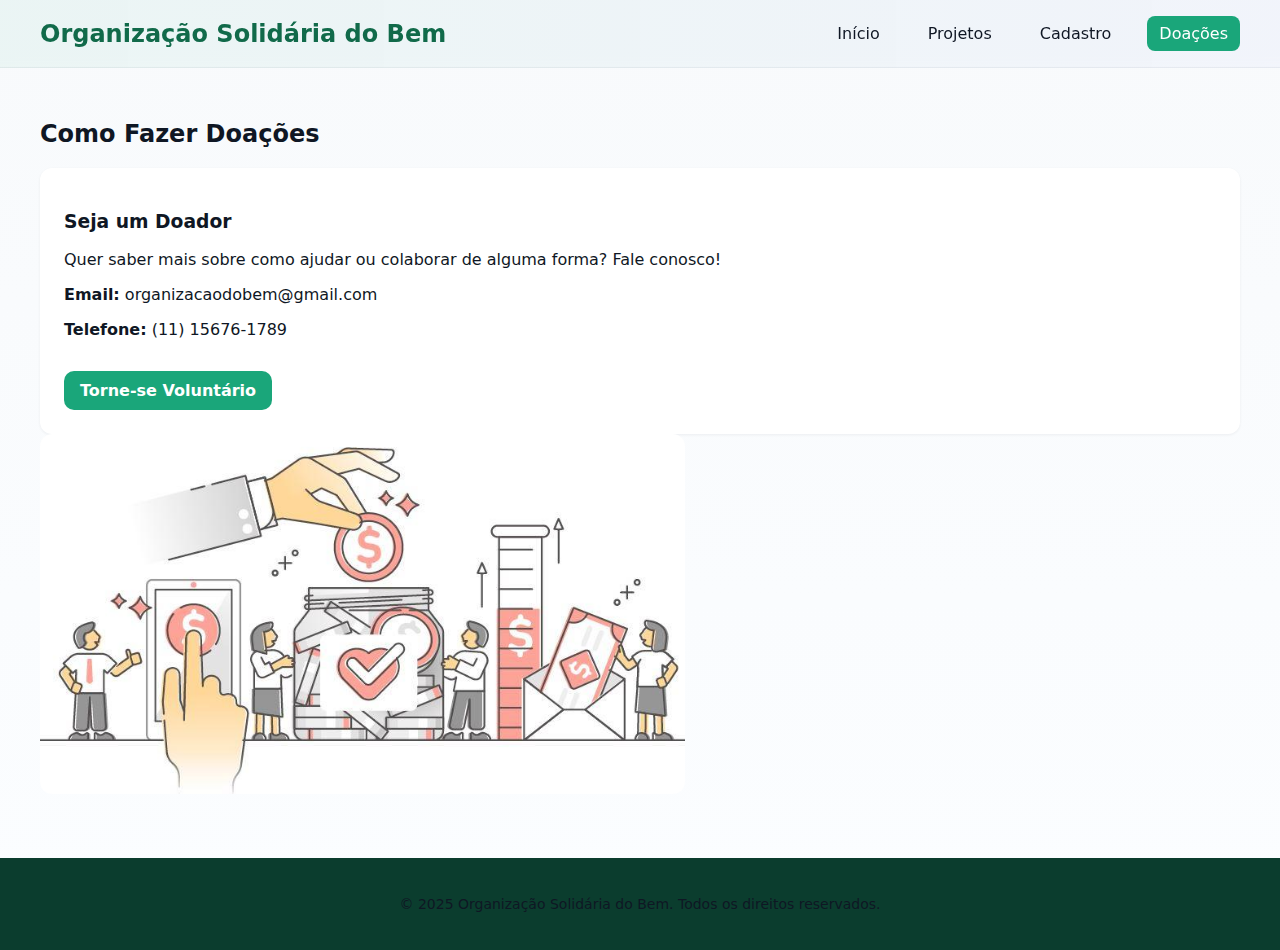
<file: html/doacao.html>
<!DOCTYPE html>
<html lang="pt-BR">
  <head>
    <meta charset="UTF-8" />
    <meta name="viewport" content="width=device-width, initial-scale=1.0" />
    <title>Como Doar</title>
    <link rel="stylesheet" href="../css/style.css" />
  </head>
  <body>
    <header class="header">
      <div class="container">
        <h1 class="logo">Organização Solidária do Bem</h1>
        <button class="menu-toggle" aria-label="Abrir menu">&#9776;</button>
        <nav class="nav">
          <ul class="nav-list">
            <li><a href="index.html">Início</a></li>
            <li class="has-submenu">
              <a href="projetos.html">Projetos</a>
              <ul class="submenu">
                <li><a href="ongs.html">Cadastro de Projetos</a></li>
                <li><a href="eventos.html">Eventos</a></li>
              </ul>
            </li>
            <li><a href="cadastro.html">Cadastro</a></li>
            <li><a href="doacao.html" class="active">Doações</a></li>
          </ul>
        </nav>
      </div>
    </header>

    <main class="main container">
      <section>
        <h2>Como Fazer Doações</h2>
        <article class="card fade-in">
          <h3>Seja um Doador</h3>
          <p>Quer saber mais sobre como ajudar ou colaborar de alguma forma? Fale conosco!</p>
          <p><strong>Email:</strong> organizacaodobem@gmail.com</p>
          <p><strong>Telefone:</strong> (11) 15676-1789</p>
          <a href="cadastro.html" class="btn btn-primary mt-2">Torne-se Voluntário</a>
        </article>
      </section>
      <section class="about">
        <img src="../img/doador.png" alt="Imagem representando doações">
        </section>
    </main>

    <footer class="footer text-center">
      <p>&copy; 2025 Organização Solidária do Bem. Todos os direitos reservados.</p>
    </footer>

    <script src="../js/app.js"></script>
  </body>
</html>
</file>
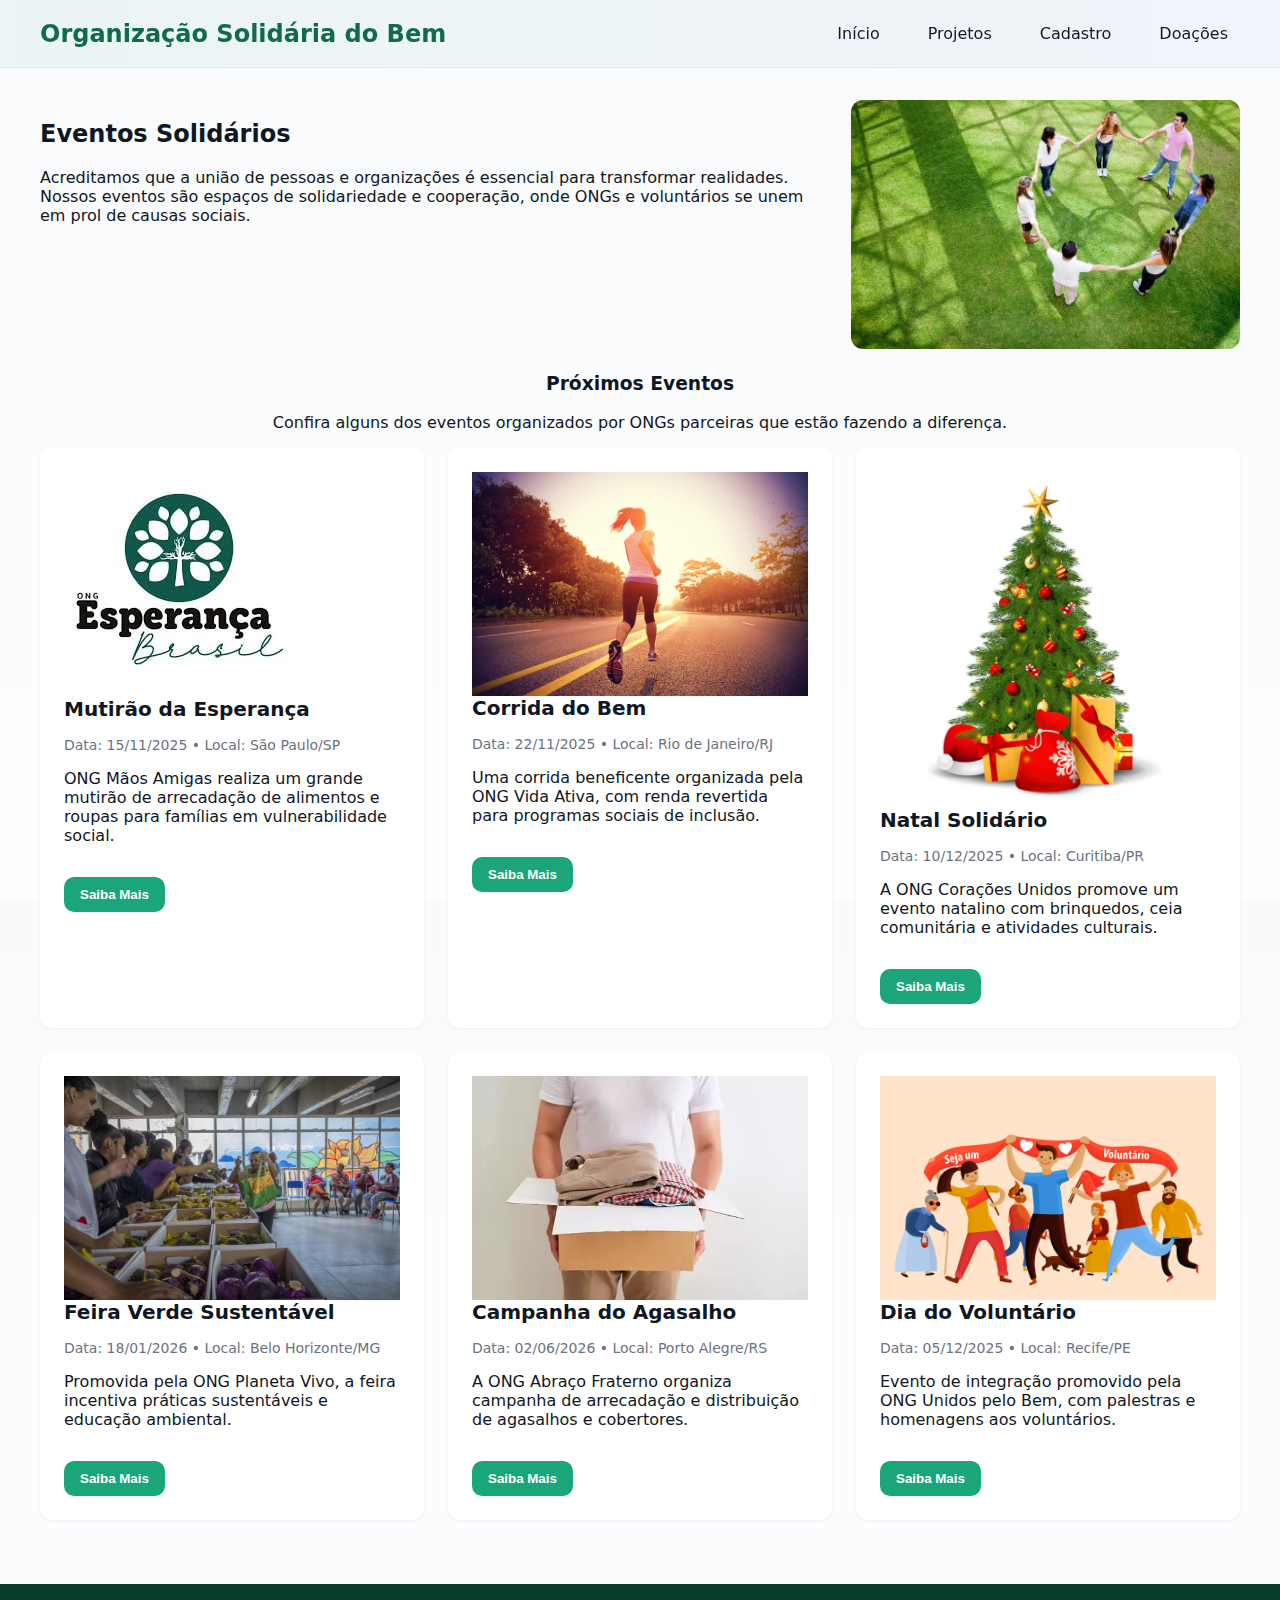
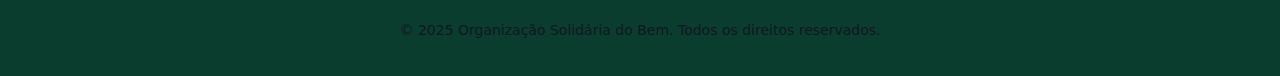
<file: html/eventos.html>
<!DOCTYPE html>
<html lang="pt-BR">
  <head>
    <meta charset="UTF-8" />
    <meta name="viewport" content="width=device-width, initial-scale=1.0" />
    <title>Eventos - Organização Solidária do Bem</title>
    <link rel="stylesheet" href="../css/style.css" />
  </head>
  <body>
    <header class="header">
      <div class="container">
        <h1 class="logo">Organização Solidária do Bem</h1>
        <button class="menu-toggle" aria-label="Abrir menu">&#9776;</button>
        <nav class="nav">
          <ul class="nav-list">
            <li><a href="index.html">Início</a></li>
            <li class="has-submenu">
              <a href="projetos.html">Projetos</a>
              <ul class="submenu">
                <li><a href="ongs.html">Cadastro de Projetos</a></li>
                <li><a href="eventos.html" class="active">Eventos</a></li>
              </ul>
            </li>
            <li><a href="cadastro.html">Cadastro</a></li>
            <li><a href="doacao.html">Doações</a></li>
          </ul>
        </nav>
      </div>
    </header>

    <main class="main container fade-in">
      <section class="about mb-1">
        <div>
          <h2>Eventos Solidários</h2>
          <p>
            Acreditamos que a união de pessoas e organizações é essencial para transformar realidades. 
            Nossos eventos são espaços de solidariedade e cooperação, onde ONGs e voluntários se unem em prol de causas sociais.
          </p>
        </div>
        <img src="../img/eventos.png" alt="Eventos solidários" />
      </section>

      <section class="mt-3">
        <h3 class="text-center">Próximos Eventos</h3>
        <p class="text-center mb-1">
          Confira alguns dos eventos organizados por ONGs parceiras que estão fazendo a diferença.
        </p>

        <div class="cards-grid mt-2">
          <!-- Evento 1 -->
          <article class="card">
            <img src="../img/esperança.png" alt="Mutirão da Esperança" class="card-img" />
            <h4 class="card-title">Mutirão da Esperança</h4>
            <p class="card-meta">Data: 15/11/2025 • Local: São Paulo/SP</p>
            <p>
              ONG Mãos Amigas realiza um grande mutirão de arrecadação de alimentos e roupas para famílias em vulnerabilidade social.
            </p>
            <button class="btn btn-primary mt-2" data-modal="modal1">Saiba Mais</button>
          </article>

          <!-- Evento 2 -->
          <article class="card">
            <img src="../img/corrida.png" alt="Corrida do Bem" class="card-img" />
            <h4 class="card-title">Corrida do Bem</h4>
            <p class="card-meta">Data: 22/11/2025 • Local: Rio de Janeiro/RJ</p>
            <p>
              Uma corrida beneficente organizada pela ONG Vida Ativa, com renda revertida para programas sociais de inclusão.
            </p>
            <button class="btn btn-primary mt-2" data-modal="modal2">Saiba Mais</button>
          </article>

          <!-- Evento 3 -->
          <article class="card">
            <img src="../img/natal.png" alt="Natal Solidário" class="card-img" />
            <h4 class="card-title">Natal Solidário</h4>
            <p class="card-meta">Data: 10/12/2025 • Local: Curitiba/PR</p>
            <p>
              A ONG Corações Unidos promove um evento natalino com brinquedos, ceia comunitária e atividades culturais.
            </p>
            <button class="btn btn-primary mt-2" data-modal="modal3">Saiba Mais</button>
          </article>

          <!-- Evento 4 -->
          <article class="card">
            <img src="../img/feira.png" alt="Feira Verde Sustentável" class="card-img" />
            <h4 class="card-title">Feira Verde Sustentável</h4>
            <p class="card-meta">Data: 18/01/2026 • Local: Belo Horizonte/MG</p>
            <p>
              Promovida pela ONG Planeta Vivo, a feira incentiva práticas sustentáveis e educação ambiental.
            </p>
            <button class="btn btn-primary mt-2" data-modal="modal4">Saiba Mais</button>
          </article>

          <!-- Evento 5 -->
          <article class="card">
            <img src="../img/agasalho.png" alt="Campanha do Agasalho" class="card-img" />
            <h4 class="card-title">Campanha do Agasalho</h4>
            <p class="card-meta">Data: 02/06/2026 • Local: Porto Alegre/RS</p>
            <p>
              A ONG Abraço Fraterno organiza campanha de arrecadação e distribuição de agasalhos e cobertores.
            </p>
            <button class="btn btn-primary mt-2" data-modal="modal5">Saiba Mais</button>
          </article>

          <!-- Evento 6 -->
          <article class="card">
            <img src="../img/seja.png" alt="Dia do Voluntário" class="card-img" />
            <h4 class="card-title">Dia do Voluntário</h4>
            <p class="card-meta">Data: 05/12/2025 • Local: Recife/PE</p>
            <p>
              Evento de integração promovido pela ONG Unidos pelo Bem, com palestras e homenagens aos voluntários.
            </p>
            <button class="btn btn-primary mt-2" data-modal="modal6">Saiba Mais</button>
          </article>
        </div>
      </section>
    </main>

    <footer class="footer text-center">
      <p>&copy; 2025 Organização Solidária do Bem. Todos os direitos reservados.</p>
    </footer>

    <!-- Modais de eventos -->
    <div id="modal1" class="modal-backdrop hidden">
      <div class="modal fade-in">
        <div class="modal-header">
          <h3>Mutirão da Esperança</h3>
          <button class="btn btn-ghost" data-close>&times;</button>
        </div>
        <p>
          O “Mutirão da Esperança” reúne voluntários em uma grande ação solidária de arrecadação de alimentos, roupas e produtos de higiene. 
          As doações serão destinadas a famílias em comunidades carentes de São Paulo.
        </p>
        <p><strong>Data:</strong> 15/11/2025<br><strong>Local:</strong> Centro Comunitário - São Paulo/SP</p>
        <div class="form-actions">
          <button class="btn btn-secondary" data-close>Fechar</button>
        </div>
      </div>
    </div>

    <div id="modal2" class="modal-backdrop hidden">
      <div class="modal fade-in">
        <div class="modal-header">
          <h3>Corrida do Bem</h3>
          <button class="btn btn-ghost" data-close>&times;</button>
        </div>
        <p>
          A “Corrida do Bem” é um evento esportivo e beneficente. A arrecadação será revertida para programas de inclusão social da ONG Vida Ativa.
        </p>
        <p><strong>Data:</strong> 22/11/2025<br><strong>Local:</strong> Aterro do Flamengo - Rio de Janeiro/RJ</p>
        <div class="form-actions">
          <button class="btn btn-secondary" data-close>Fechar</button>
        </div>
      </div>
    </div>

    <div id="modal3" class="modal-backdrop hidden">
      <div class="modal fade-in">
        <div class="modal-header">
          <h3>Natal Solidário</h3>
          <button class="btn btn-ghost" data-close>&times;</button>
        </div>
        <p>
          O “Natal Solidário” tem como objetivo proporcionar um fim de ano mais feliz a famílias em situação de vulnerabilidade, 
          com distribuição de brinquedos e uma ceia comunitária.
        </p>
        <p><strong>Data:</strong> 10/12/2025<br><strong>Local:</strong> Praça Central - Curitiba/PR</p>
        <div class="form-actions">
          <button class="btn btn-secondary" data-close>Fechar</button>
        </div>
      </div>
    </div>

    <div id="modal4" class="modal-backdrop hidden">
      <div class="modal fade-in">
        <div class="modal-header">
          <h3>Feira Verde Sustentável</h3>
          <button class="btn btn-ghost" data-close>&times;</button>
        </div>
        <p>
          Evento dedicado à sustentabilidade, com oficinas, palestras e feira de produtos ecológicos. 
          Ideal para quem busca aprender e contribuir com o meio ambiente.
        </p>
        <p><strong>Data:</strong> 18/01/2026<br><strong>Local:</strong> Parque Municipal - Belo Horizonte/MG</p>
        <div class="form-actions">
          <button class="btn btn-secondary" data-close>Fechar</button>
        </div>
      </div>
    </div>

    <div id="modal5" class="modal-backdrop hidden">
      <div class="modal fade-in">
        <div class="modal-header">
          <h3>Campanha do Agasalho</h3>
          <button class="btn btn-ghost" data-close>&times;</button>
        </div>
        <p>
          Durante os meses de inverno, a ONG Abraço Fraterno arrecada agasalhos e cobertores para distribuir às pessoas em situação de rua e famílias carentes.
        </p>
        <p><strong>Data:</strong> 02/06/2026<br><strong>Local:</strong> Ginásio Municipal - Porto Alegre/RS</p>
        <div class="form-actions">
          <button class="btn btn-secondary" data-close>Fechar</button>
        </div>
      </div>
    </div>

    <div id="modal6" class="modal-backdrop hidden">
      <div class="modal fade-in">
        <div class="modal-header">
          <h3>Dia do Voluntário</h3>
          <button class="btn btn-ghost" data-close>&times;</button>
        </div>
        <p>
          Um dia especial para celebrar o trabalho voluntário, com workshops, histórias inspiradoras e homenagens a quem dedica tempo para ajudar o próximo.
        </p>
        <p><strong>Data:</strong> 05/12/2025<br><strong>Local:</strong> Centro de Convenções - Recife/PE</p>
        <div class="form-actions">
          <button class="btn btn-secondary" data-close>Fechar</button>
        </div>
      </div>
    </div>

    <script>
      // Menu mobile
      const toggle = document.querySelector('.menu-toggle');
      const nav = document.querySelector('.nav');
      toggle.addEventListener('click', () => nav.classList.toggle('active'));

      // Modais
      const openButtons = document.querySelectorAll('[data-modal]');
      const closeButtons = document.querySelectorAll('[data-close]');

      openButtons.forEach(btn => {
        btn.addEventListener('click', () => {
          const modal = document.getElementById(btn.dataset.modal);
          modal.classList.remove('hidden');
        });
      });

      closeButtons.forEach(btn => {
        btn.addEventListener('click', () => {
          btn.closest('.modal-backdrop').classList.add('hidden');
        });
      });

      // Fechar modal clicando fora
      document.querySelectorAll('.modal-backdrop').forEach(backdrop => {
        backdrop.addEventListener('click', e => {
          if (e.target === backdrop) backdrop.classList.add('hidden');
        });
      });
    </script>
  </body>
</html>
</file>
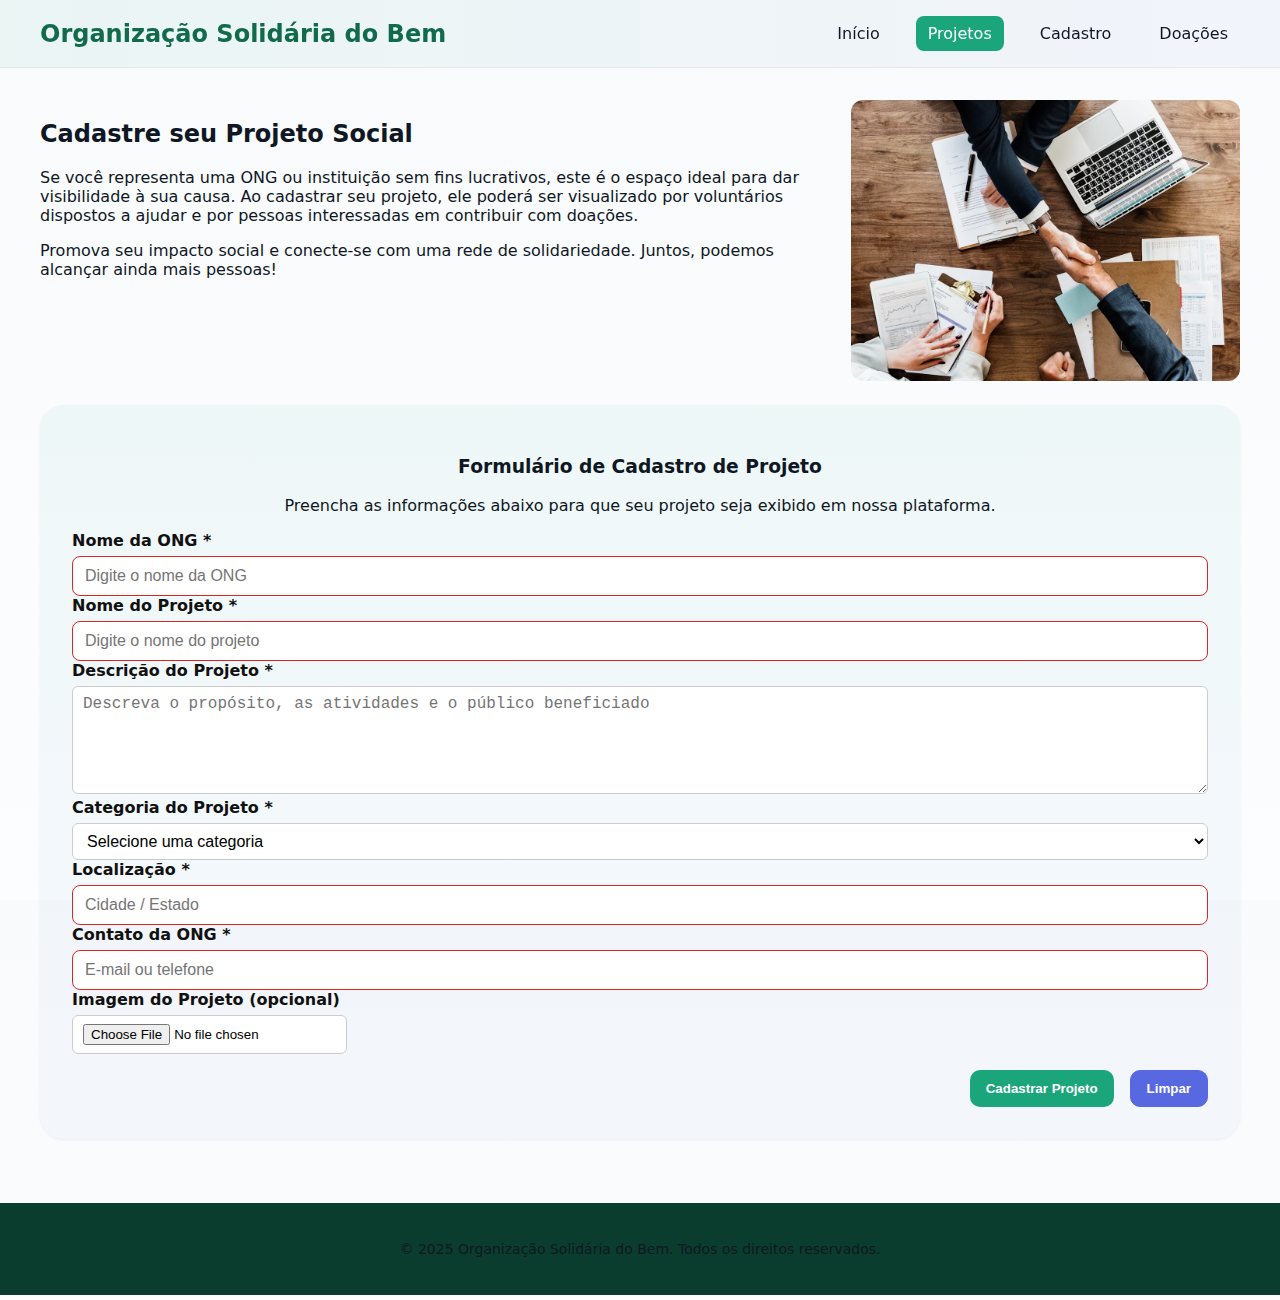
<file: html/ongs.html>
<!DOCTYPE html>
<html lang="pt-BR">
  <head>
    <meta charset="UTF-8" />
    <meta name="viewport" content="width=device-width, initial-scale=1.0" />
    <title>Cadastrar Projeto - Organização Solidária do Bem</title>
    <link rel="stylesheet" href="../css/style.css" />
  </head>
  <body>
    <header class="header">
      <div class="container">
        <h1 class="logo">Organização Solidária do Bem</h1>
        <button class="menu-toggle" aria-label="Abrir menu">&#9776;</button>
        <nav class="nav">
          <ul class="nav-list">
            <li><a href="index.html">Início</a></li>
            <li class="has-submenu">
              <a href="projetos.html" class="active">Projetos</a>
              <ul class="submenu">
                <li><a href="eventos.html">Eventos</a></li>
                <li><a href="ongs.html">Cadastro de Projetos</a></li>
              </ul>
            </li>
            <li><a href="cadastro.html">Cadastro</a></li>
            <li><a href="doacao.html">Doações</a></li>
          </ul>
        </nav>
      </div>
    </header>

    <main class="main container fade-in">
      <section class="about mb-1">
        <div>
          <h2>Cadastre seu Projeto Social</h2>
          <p>
            Se você representa uma ONG ou instituição sem fins lucrativos, este é o espaço ideal para dar visibilidade à sua causa. 
            Ao cadastrar seu projeto, ele poderá ser visualizado por voluntários dispostos a ajudar e por pessoas interessadas em contribuir com doações.
          </p>
          <p>
            Promova seu impacto social e conecte-se com uma rede de solidariedade. Juntos, podemos alcançar ainda mais pessoas!
          </p>
        </div>
        <img src="../img/ongs.png" alt="Cadastrar projeto solidário" />
      </section>

      <section class="form-section mt-3">
        <h3 class="text-center">Formulário de Cadastro de Projeto</h3>
        <p class="text-center mb-2">
          Preencha as informações abaixo para que seu projeto seja exibido em nossa plataforma.
        </p>

        <form class="form" action="#" method="post">
          <div class="form-group">
            <label for="nome-ong">Nome da ONG *</label>
            <input
              type="text"
              id="nome-ong"
              name="nome-ong"
              placeholder="Digite o nome da ONG"
              required
            />
          </div>

          <div class="form-group">
            <label for="nome-projeto">Nome do Projeto *</label>
            <input
              type="text"
              id="nome-projeto"
              name="nome-projeto"
              placeholder="Digite o nome do projeto"
              required
            />
          </div>

          <div class="form-group">
            <label for="descricao">Descrição do Projeto *</label>
            <textarea
              id="descricao"
              name="descricao"
              rows="5"
              placeholder="Descreva o propósito, as atividades e o público beneficiado"
              required
            ></textarea>
          </div>

          <div class="form-group">
            <label for="categoria">Categoria do Projeto *</label>
            <select id="categoria" name="categoria" required>
              <option value="">Selecione uma categoria</option>
              <option value="educacao">Educação</option>
              <option value="saude">Saúde</option>
              <option value="meio-ambiente">Meio Ambiente</option>
              <option value="assistencia-social">Assistência Social</option>
              <option value="animais">Proteção Animal</option>
              <option value="outros">Outros</option>
            </select>
          </div>

          <div class="form-group">
            <label for="localizacao">Localização *</label>
            <input
              type="text"
              id="localizacao"
              name="localizacao"
              placeholder="Cidade / Estado"
              required
            />
          </div>

          <div class="form-group">
            <label for="contato">Contato da ONG *</label>
            <input
              type="email"
              id="contato"
              name="contato"
              placeholder="E-mail ou telefone"
              required
            />
          </div>

          <div class="form-group">
            <label for="imagem">Imagem do Projeto (opcional)</label>
            <input type="file" id="imagem" name="imagem" accept="image/*" />
          </div>

          <div class="form-actions text-center mt-2">
            <button type="submit" class="btn btn-primary">Cadastrar Projeto</button>
            <button type="reset" class="btn btn-secondary">Limpar</button>
          </div>
        </form>
      </section>
    </main>

    <footer class="footer text-center">
      <p>&copy; 2025 Organização Solidária do Bem. Todos os direitos reservados.</p>
    </footer>

    <script>
      const toggle = document.querySelector('.menu-toggle');
      const nav = document.querySelector('.nav');
      toggle.addEventListener('click', () => nav.classList.toggle('active'));
    </script>
  </body>
</html>
</file>
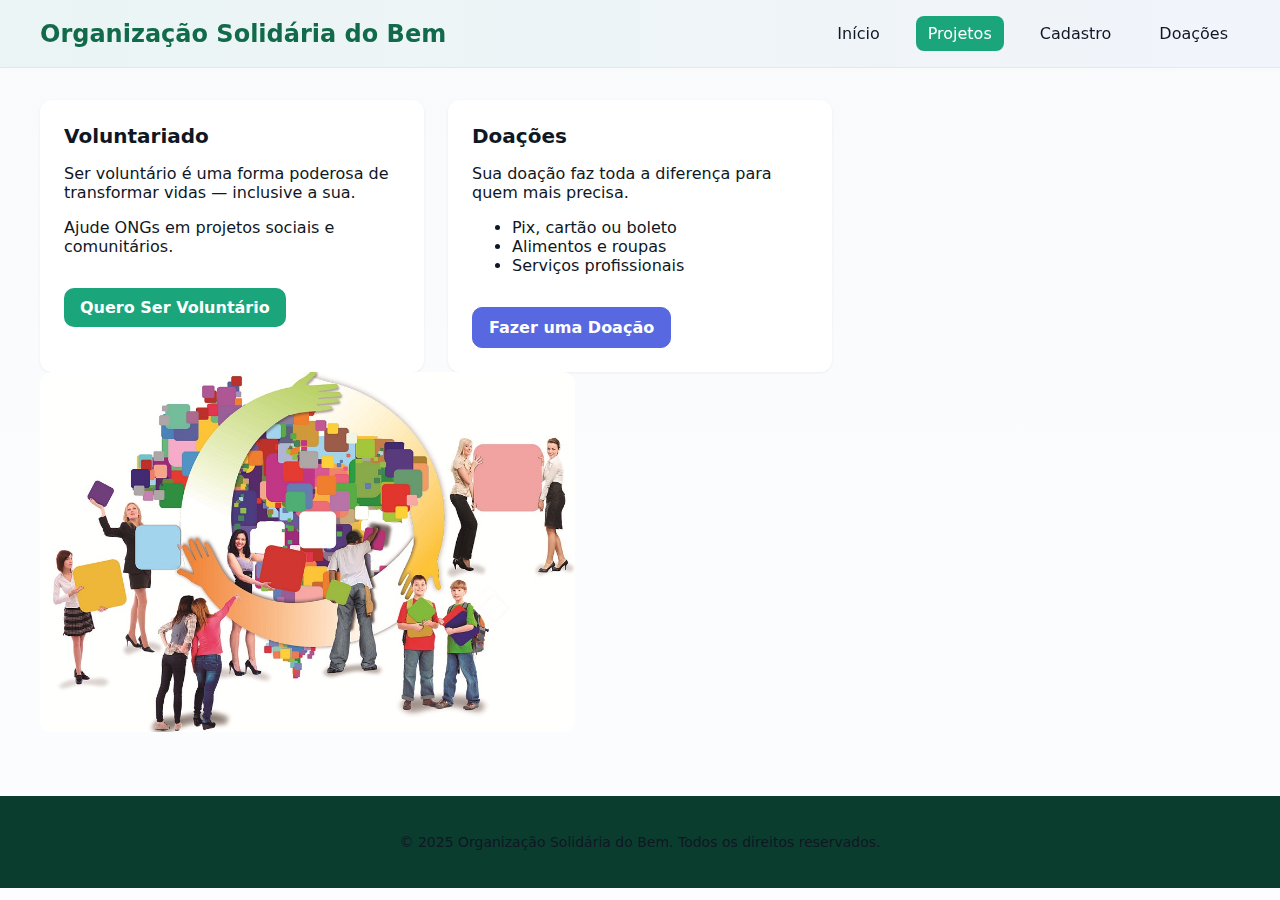
<file: html/projetos.html>
<!DOCTYPE html>
<html lang="pt-BR">
  <head>
    <meta charset="UTF-8" />
    <meta name="viewport" content="width=device-width, initial-scale=1.0" />
    <title>Projetos Sociais</title>
    <link rel="stylesheet" href="../css/style.css" />
  </head>
  <body>
    <header class="header">
      <div class="container">
        <h1 class="logo">Organização Solidária do Bem</h1>
        <button class="menu-toggle" aria-label="Abrir menu">&#9776;</button>
        <nav class="nav">
          <ul class="nav-list">
            <li><a href="index.html">Início</a></li>
            <li class="has-submenu">
              <a href="projetos.html" class="active">Projetos</a>
              <ul class="submenu">
                <li><a href="ongs.html">Cadastro de Projetos</a></li>
                <li><a href="eventos.html">Eventos</a></li>
              </ul>
            </li>
            <li><a href="cadastro.html">Cadastro</a></li>
            <li><a href="doacao.html">Doações</a></li>
          </ul>
        </nav>
      </div>
    </header>

    <main class="main container">
      <section class="cards-grid">
        <article class="card project-card fade-in">
          <h2 class="card-title">Voluntariado</h2>
          <p>Ser voluntário é uma forma poderosa de transformar vidas — inclusive a sua.</p>
          <p class="meta">Ajude ONGs em projetos sociais e comunitários.</p>
          <a href="cadastro.html" class="btn btn-primary mt-2">Quero Ser Voluntário</a>
        </article>

        <article class="card project-card fade-in">
          <h2 class="card-title">Doações</h2>
          <p>Sua doação faz toda a diferença para quem mais precisa.</p>
          <ul>
            <li>Pix, cartão ou boleto</li>
            <li>Alimentos e roupas</li>
            <li>Serviços profissionais</li>
          </ul>
          <a href="doacao.html" class="btn btn-secondary mt-2">Fazer uma Doação</a>
        </article>
      </section>
      <section class="about">
        <img src="../img/projeto.png" alt="Imagem representando projetos sociais" />
        </section>
    </main>

    <footer class="footer text-center">
      <p>&copy; 2025 Organização Solidária do Bem. Todos os direitos reservados.</p>
    </footer>

    <script>
      const toggle = document.querySelector('.menu-toggle');
      const nav = document.querySelector('.nav');
      toggle.addEventListener('click', () => nav.classList.toggle('active'));
    </script>
  </body>
</html>
</file>
<file: css/style.css>
:root{
  /* Paleta (cores primárias, secundárias, neutras) */
  --cor-primaria-900: #0b3d2e;
  --cor-primaria-700: #116a4a;
  --cor-primaria-500: #1aa67a;
  --cor-primaria-300: #7fe6c8;

  --cor-secundaria-700: #3b4d9a;
  --cor-secundaria-500: #5768e0;

  --neutro-900: #0f1724;
  --neutro-700: #374151;
  --neutro-500: #6b7280;
  --neutro-300: #d1d5db;
  --neutro-100: #f8fafc;

  --sucesso: #16a34a;
  --aviso: #f59e0b;
  --erro: #dc2626;
  --info: #0284c7;

  --fundo: var(--neutro-100);
  --surface: #ffffff;
  --espaco-1: 8px;
  --espaco-2: 16px;
  --espaco-3: 24px;
  --espaco-4: 32px;
  --espaco-5: 48px;
  --espaco-6: 64px;

  /* Tipografia (mínimo 5 tamanhos) */
  --fs-1: 2.25rem; /* display */
  --fs-2: 1.5rem;  /* h1 principal */
  --fs-3: 1.25rem; /* h2 */
  --fs-4: 1rem;    /* corpo */
  --fs-5: 0.875rem;/* legenda/caption */
  --lh: 1.5;

  /* Raio e elevação */
  --radius-sm: 6px;
  --radius-md: 12px;
  --radius-lg: 24px;
  --elev-1: 0 1px 3px rgba(16,24,40,0.06);
  --elev-2: 0 6px 18px rgba(16,24,40,0.08);

  /* Grid 12 colunas */
  --container-max: 1200px;
  --gutter: 16px;

  --transition-fast: 150ms ease-in-out;
  --transition-base: 250ms ease;
}

/* ---------- Reset / base ---------- */
*{box-sizing:border-box}
html,body{height:100%}
body{
  margin:0;
  font-family: Inter, system-ui, -apple-system, "Segoe UI", Roboto, "Helvetica Neue", Arial;
  font-size:16px;
  color:var(--neutro-900);
  background:linear-gradient(180deg,var(--fundo),#fbfdff);
  -webkit-font-smoothing:antialiased;
  -moz-osx-font-smoothing:grayscale;
}
img{max-width:100%;height:auto;display:block}
a{color:inherit;text-decoration:none}
:focus{outline: none}
:focus-visible{outline:3px solid color-mix(in srgb, var(--cor-primaria-500) 70%, white); outline-offset:3px}

/* ---------- Helpers de layout ---------- */
.container{
  width:calc(100% - var(--gutter)*2);
  max-width:var(--container-max);
  margin-left:auto;margin-right:auto;
  padding-left:var(--gutter);padding-right:var(--gutter);
}
.row{display:flex;flex-wrap:wrap;margin-left:-8px;margin-right:-8px}
.col{padding-left:8px;padding-right:8px;flex:1 1 0%}

/* classes .col-1 .. .col-12 (12-col grid) */
[class*="col-"]{min-width:0}
.col-1{width:8.333333%}.col-2{width:16.666667%}.col-3{width:25%}.col-4{width:33.333333%}
.col-5{width:41.666667%}.col-6{width:50%}.col-7{width:58.333333%}.col-8{width:66.666667%}
.col-9{width:75%}.col-10{width:83.333333%}.col-11{width:91.666667%}.col-12{width:100%}

/* container grid principal (12 colunas) */
.site-grid{
  display:grid;
  grid-template-columns: repeat(12, 1fr);
  gap:var(--gutter);
}
.col-span-6{grid-column: span 6}
.col-span-4{grid-column: span 4}
.col-span-8{grid-column: span 8}
.col-span-12{grid-column: span 12}

/* ---------- Cabeçalho / Navegação ---------- */
.header{
  background: linear-gradient(90deg, rgba(26,166,122,0.06), rgba(87,104,224,0.04));
  backdrop-filter: blur(6px);
  position:sticky;top:0;z-index:50;
  border-bottom:1px solid rgba(15,23,36,0.05);
}
.header .container{
  display:flex;align-items:center;justify-content:space-between;padding:var(--espaco-2) 0;
}
.logo{font-size:var(--fs-2);font-weight:700;color:var(--cor-primaria-700);margin:0}
.nav{display:flex}
.nav-list{list-style:none;margin:0;padding:0;display:flex;gap:var(--espaco-3);align-items:center}
.nav-list a{padding:8px 12px;border-radius:8px;display:inline-block}
.nav-list a.active{background:var(--cor-primaria-500);color:white}

/* submenu dropdown */
.has-submenu{position:relative}
.submenu{
  position:absolute;left:0;top:100%;min-width:200px;background:var(--surface);box-shadow:var(--elev-2);padding:8px;border-radius:8px;display:none;z-index:60
}
.has-submenu:hover > .submenu, .has-submenu:focus-within > .submenu{display:block}
.submenu li{padding:6px 8px}
.submenu li a{display:block}

/* botão hambúrguer (mobile) */
.menu-toggle{display:none;background:transparent;border:0;font-size:1.4rem;padding:8px;cursor:pointer}

/* estado mobile quando nav ativa */
.nav.active{position:fixed;inset:0;background:linear-gradient(0deg, rgba(0,0,0,0.4), rgba(0,0,0,0.2));display:flex;align-items:flex-start;padding-top:80px}
.nav.active .nav-list{flex-direction:column;background:var(--surface);width:90%;max-width:320px;margin-left:auto;margin-right:auto;padding:var(--espaco-3);border-radius:12px;gap:12px}

/* ---------- Main / sections ---------- */
.main{padding:var(--espaco-4) 0}
.about{display:grid;grid-template-columns: 2fr 1fr;gap:var(--espaco-4);align-items:start}
.about img{border-radius:var(--radius-md);object-fit:cover;max-height:360px}
.contact{background:linear-gradient(180deg, rgba(87,104,224,0.04), rgba(26,166,122,0.03));padding:var(--espaco-3);border-radius:12px}

/* ---------- Cards ---------- */
.card{
  background:var(--surface);
  border-radius:var(--radius-md);
  box-shadow:var(--elev-1);
  padding:var(--espaco-3);
  transition:transform var(--transition-fast), box-shadow var(--transition-fast);
}
.card:hover{transform:translateY(-4px);box-shadow:var(--elev-2)}
.card-title{font-size:var(--fs-3);margin:0 0 var(--espaco-2) 0}
.card-meta{font-size:var(--fs-5);color:var(--neutro-500)}

.cards-grid{display:grid;grid-template-columns:repeat(3,1fr);gap:var(--espaco-3)}

/* ---------- Botões com estados ---------- */
.btn{display:inline-flex;align-items:center;gap:8px;padding:10px 16px;border-radius:10px;border:0;cursor:pointer;font-weight:600;transition:all var(--transition-fast)}
.btn:disabled{opacity:0.5;cursor:not-allowed}
.btn-primary{background:var(--cor-primaria-500);color:white}
.btn-primary:hover{transform:translateY(-2px);box-shadow:var(--elev-1)}
.btn-secondary{background:transparent;border:1px solid var(--cor-secundaria-500);color:var(--cor-secundaria-700)}
.btn-ghost{background:transparent;color:var(--neutro-700)}
.btn-outline{background:transparent;border:1px dashed var(--neutro-300)}
.btn:active{transform:translateY(0)}
.btn:focus-visible{outline:3px solid color-mix(in srgb, var(--cor-secundaria-500) 70%, white);outline-offset:3px}

/* ---------- Formulários e validação visual ---------- */
form{display:block}
label{display:block;margin-bottom:6px;font-weight:600}
input[type=text],input[type=email],input[type=date],input[type=tel],select,textarea{
  width:100%;padding:10px 12px;border:1px solid var(--neutro-300);border-radius:8px;background:var(--surface);font-size:var(--fs-4);
  transition:border var(--transition-fast), box-shadow var(--transition-fast);
}
input:focus,select:focus,textarea:focus{border-color:var(--cor-primaria-500);box-shadow:0 6px 18px rgba(26,166,122,0.06)}
input:invalid{border-color:var(--erro)}
input.valid{border-color:var(--sucesso)}
fieldset{border:1px solid rgba(15,23,36,0.04);padding:var(--espaco-3);border-radius:12px}
legend{font-weight:700}
.form-row{display:flex;gap:var(--espaco-2);flex-wrap:wrap}
.form-row > *{flex:1 1 220px}
.form-hint{font-size:var(--fs-5);color:var(--neutro-500)}
.form-actions{display:flex;gap:var(--espaco-2);justify-content:flex-end;margin-top:var(--espaco-2)}

/* ---------- Badges, Alerts, Toasts, Modal ---------- */
.badge{display:inline-flex;align-items:center;padding:4px 8px;border-radius:999px;font-size:0.75rem;background:var(--neutro-100);border:1px solid rgba(15,23,36,0.03)}
.badge--success{background:color-mix(in srgb, var(--sucesso) 12%, white);color:var(--sucesso)}
.badge--danger{background:color-mix(in srgb, var(--erro) 12%, white);color:var(--erro)}

.alert{padding:12px 16px;border-radius:8px;border-left:4px solid;display:flex;gap:12px;align-items:center}
.alert--info{background:color-mix(in srgb, var(--info) 8%, white);border-left-color:var(--info)}
.alert--success{background:color-mix(in srgb, var(--sucesso) 8%, white);border-left-color:var(--sucesso)}
.alert--warning{background:color-mix(in srgb, var(--aviso) 8%, white);border-left-color:var(--aviso)}
.alert--danger{background:color-mix(in srgb, var(--erro) 8%, white);border-left-color:var(--erro)}

.toast-container{position:fixed;right:var(--espaco-2);bottom:var(--espaco-2);display:flex;flex-direction:column;gap:8px;z-index:90}
.toast{min-width:240px;padding:12px 16px;border-radius:10px;box-shadow:var(--elev-2);background:var(--surface)}

.modal-backdrop{position:fixed;inset:0;background:rgba(0,0,0,0.45);display:flex;align-items:center;justify-content:center;z-index:100}
.modal{width:clamp(320px, 60%, 720px);background:var(--surface);border-radius:12px;padding:var(--espaco-4);box-shadow:var(--elev-2)}
.modal .modal-header{display:flex;justify-content:space-between;align-items:center}

/* ---------- Utilitários ---------- */
.text-center{text-align:center}
.mt-1{margin-top:var(--espaco-1)}
.mt-2{margin-top:var(--espaco-2)}
.mt-3{margin-top:var(--espaco-3)}
.mb-1{margin-bottom:var(--espaco-1)}
.p-1{padding:var(--espaco-1)}
.p-2{padding:var(--espaco-2)}
.hidden{display:none}

/* ---------- Breakpoints (6, mínimo 5) ---------- */
/* xl > 1200 | lg 992-1200 | md 768-992 | sm 576-768 | xs <=576 | xxs <=360 */
@media (max-width: 1400px){}
@media (max-width: 1200px){
  .cards-grid{grid-template-columns:repeat(3,1fr)}
}
@media (max-width: 992px){
  .about{grid-template-columns:1fr;grid-template-rows:auto auto;gap:var(--espaco-3)}
  .cards-grid{grid-template-columns:repeat(2,1fr)}
}
@media (max-width: 768px){
  .menu-toggle{display:block}
  .nav{display:none}
  .nav.active{display:block}
  .logo{font-size:var(--fs-3)}
  .cards-grid{grid-template-columns:repeat(1,1fr)}
  .site-grid{grid-template-columns:1fr}
}
@media (max-width: 576px){
  body{font-size:15px}
  .header .container{padding:var(--espaco-2) 0}
  .about img{max-height:220px}
}
@media (max-width: 360px){
  :root{--espaco-2:12px}
}

/* ---------- Helpers de grid para páginas específicas ---------- */
.hero{grid-column:1/-1;padding:var(--espaco-4);border-radius:var(--radius-lg)}
.sidebar{grid-column:10/13}
.content{grid-column:1/10}
@media (max-width: 768px){
  .sidebar{grid-column:auto}
  .content{grid-column:auto}
}

/* ---------- Animação sutil ---------- */
.fade-in{animation:fadeIn .35s ease both}
@keyframes fadeIn{from{opacity:0;transform:translateY(6px)}to{opacity:1;transform:none}}
/* ============================= */
/* COMPLEMENTO DE FORMULÁRIOS E ESPAÇAMENTO */
/* ============================= */

/* ---------- Seções específicas (como formulários de cadastro de ONGs) ---------- */
.form-section {
  background: linear-gradient(180deg, rgba(26,166,122,0.05), rgba(87,104,224,0.03));
  padding: var(--espaco-4);
  border-radius: var(--radius-lg);
  box-shadow: var(--elev-1);
}

/* ---------- Rodapé ---------- */
.footer {
  background: var(--cor-primaria-900);
  color: white;
  padding: var(--espaco-3);
  margin-top: var(--espaco-4);
  font-size: var(--fs-5);
}
.footer a {
  color: var(--cor-primaria-300);
  transition: color var(--transition-fast);
}
.footer a:hover {
  color: var(--cor-primaria-500);
}
/* =======================
   ACESSIBILIDADE / CONTRASTE / DARK MODE
   ======================= */

/* Botões de acessibilidade fixos */
.accessibility-tools {
  position: fixed;
  top: 0.5rem;
  right: 0.5rem;
  z-index: 9999;
  display: flex;
  gap: 0.5rem;
}
.access-btn {
  background: var(--cor-primaria-500);
  color: #fff;
  border: 2px solid transparent;
  border-radius: var(--radius-sm);
  padding: 6px 10px;
  cursor: pointer;
  font-size: 0.875rem;
  transition: var(--transition-base);
}
.access-btn:focus-visible {
  outline: 3px solid var(--cor-secundaria-500);
  outline-offset: 3px;
}
.access-btn:hover {
  background: var(--cor-primaria-700);
}

/* ======= ALTO CONTRASTE ======= */
.high-contrast {
  --fundo: #000;
  --surface: #000;
  --neutro-900: #fff;
  --neutro-700: #fff;
  --neutro-500: #fff;
  --cor-primaria-500: #ff0;
  --cor-secundaria-500: #0ff;
  color: #fff;
  background-color: #000;
}
.high-contrast a,
.high-contrast button {
  color: #ff0;
  border-color: #ff0;
}

/* ======= MODO ESCURO ======= */
@media (prefers-color-scheme: dark) {
  :root {
    --fundo: #121212;
    --surface: #1e1e1e;
    --neutro-900: #fff;
    --neutro-500: #ccc;
    --cor-primaria-500: #4ade80;
  }
}
.dark-mode {
  background-color: var(--fundo);
  color: var(--neutro-900);
}
.dark-mode .header,
.dark-mode .footer {
  background-color: var(--surface);
  color: var(--neutro-900);
}

/* ======= Contraste mínimo de 4.5:1 ======= */
a, button, label, h1, h2, h3, h4, h5, h6, p {
  color: var(--neutro-900);
}
.btn-primary {
  background-color: var(--cor-primaria-500);
  color: #fff;
}
.btn-secondary {
  background-color: var(--cor-secundaria-500);
  color: #fff;
}
/* ====== ACESSIBILIDADE FORMULÁRIOS ====== */

/* Campos de texto */
input,
select,
textarea {
  background-color: #ffffff; /* Fundo branco para leitura */
  color: #000000; /* Texto preto */
  border: 1px solid #ccc;
  border-radius: 6px;
  padding: 8px 10px;
}

input:focus,
select:focus,
textarea:focus {
  outline: 3px solid #005fcc;
  background-color: #f5f8ff;
  color: #000;
}

/* Labels e títulos */
label,
legend {
  color: #222222;
  font-weight: 600;
}

/* Corrige contraste no modo escuro */
body.dark-mode input,
body.dark-mode select,
body.dark-mode textarea {
  background-color: #2a2a2a;
  color: #ffffff;
  border: 1px solid #777;
}

body.dark-mode label,
body.dark-mode legend {
  color: #f0f0f0;
}

/* Corrige contraste no modo alto contraste */
body.high-contrast input,
body.high-contrast select,
body.high-contrast textarea {
  background-color: #000000;
  color: #ffff00;
  border: 2px solid #00ffff;
}

body.high-contrast label,
body.high-contrast legend {
  color: #00ffff;
}
/* ====== CORREÇÃO DE LEGIBILIDADE NOS FORMULÁRIOS ====== */

input,
select,
textarea {
  background-color: #ffffff !important; /* Fundo branco */
  color: #000000 !important; /* Texto preto */
  border: 1px solid #ccc;
  border-radius: 6px;
  padding: 8px 10px;
}

/* Quando o campo estiver focado (clicado) */
input:focus,
select:focus,
textarea:focus {
  outline: 2px solid #005fcc;
  background-color: #f0f7ff !important;
  color: #000 !important;
}

/* Labels */
label,
legend {
  color: #111111 !important;
  font-weight: 600;
}

/* ====== MODO ESCURO ====== */
body.dark-mode input,
body.dark-mode select,
body.dark-mode textarea {
  background-color: #2c2c2c !important; /* Fundo cinza escuro */
  color: #ffffff !important; /* Texto branco */
  border: 1px solid #888;
}

body.dark-mode label,
body.dark-mode legend {
  color: #f2f2f2 !important;
}

/* ====== MODO ALTO CONTRASTE ====== */
body.high-contrast input,
body.high-contrast select,
body.high-contrast textarea {
  background-color: #000000 !important;
  color: #ffff00 !important;
  border: 2px solid #00ffff !important;
}

body.high-contrast label,
body.high-contrast legend {
  color: #00ffff !important;
}
</file>
